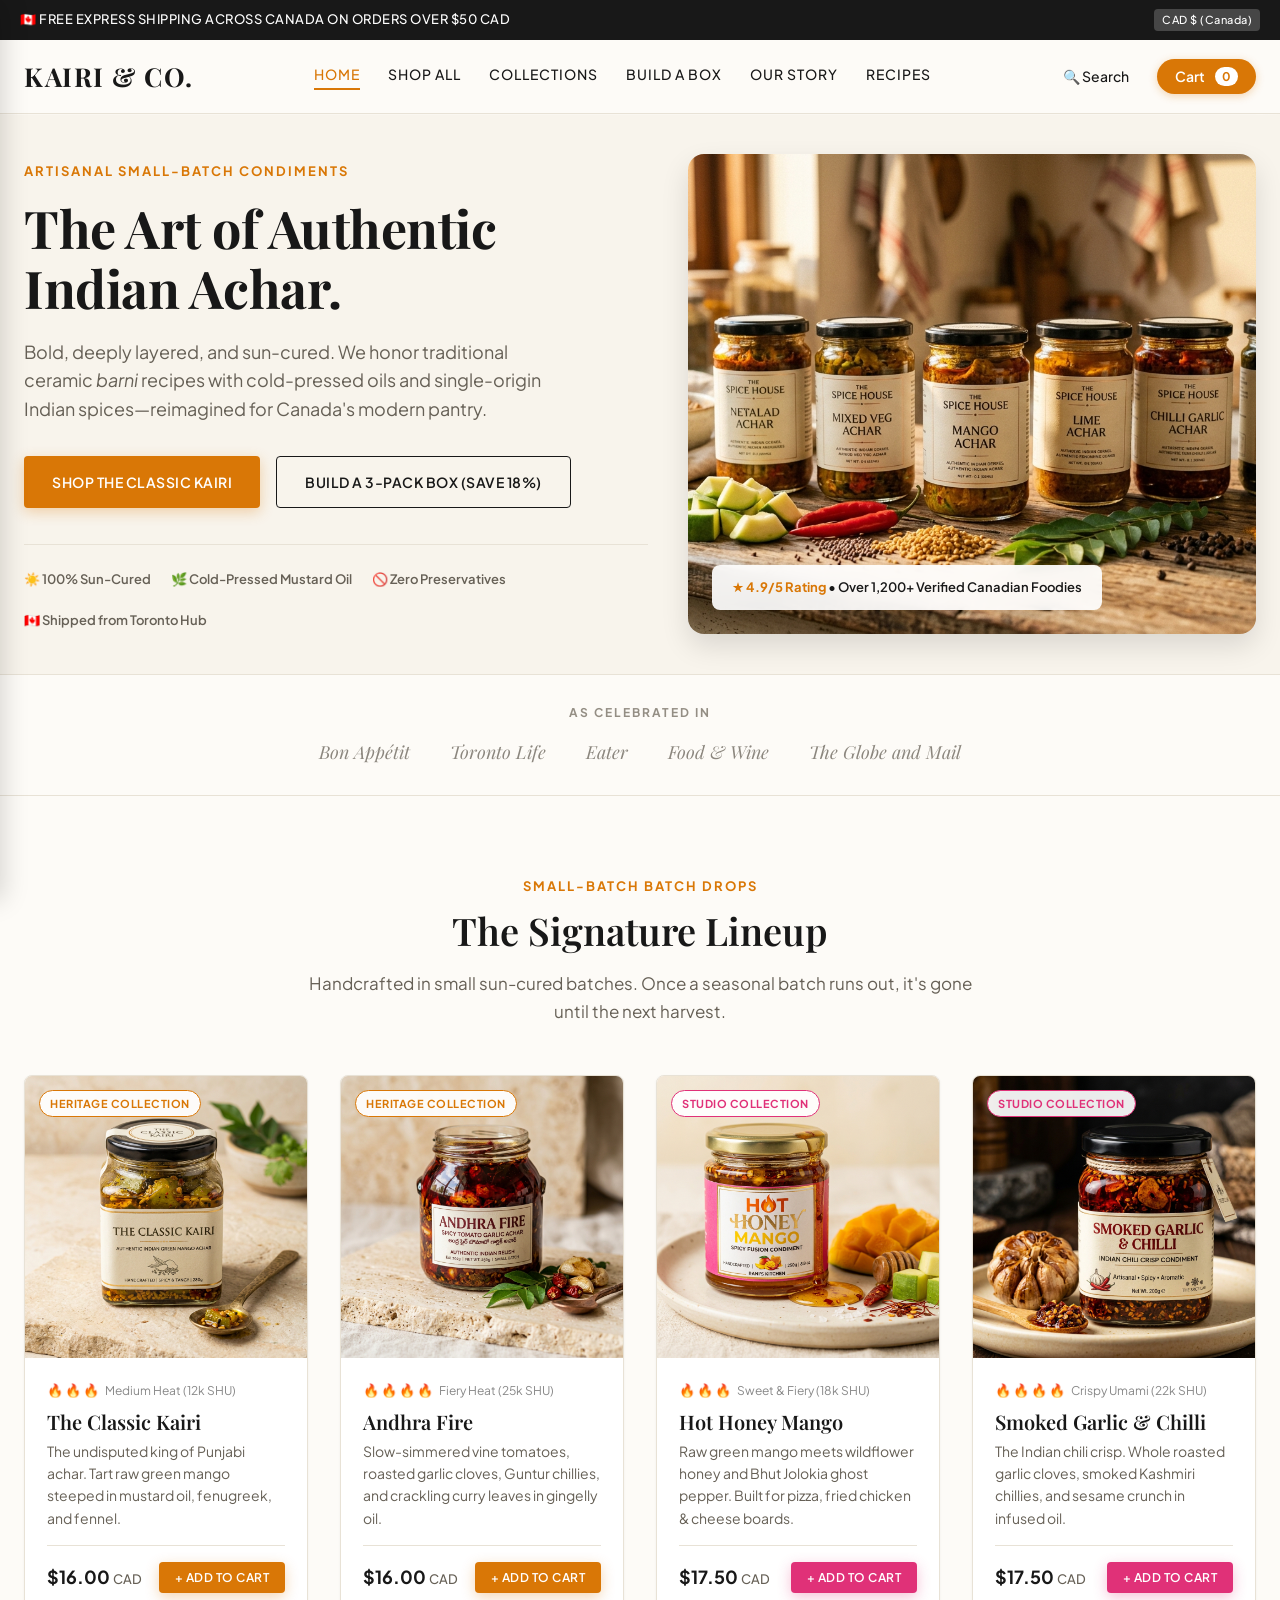
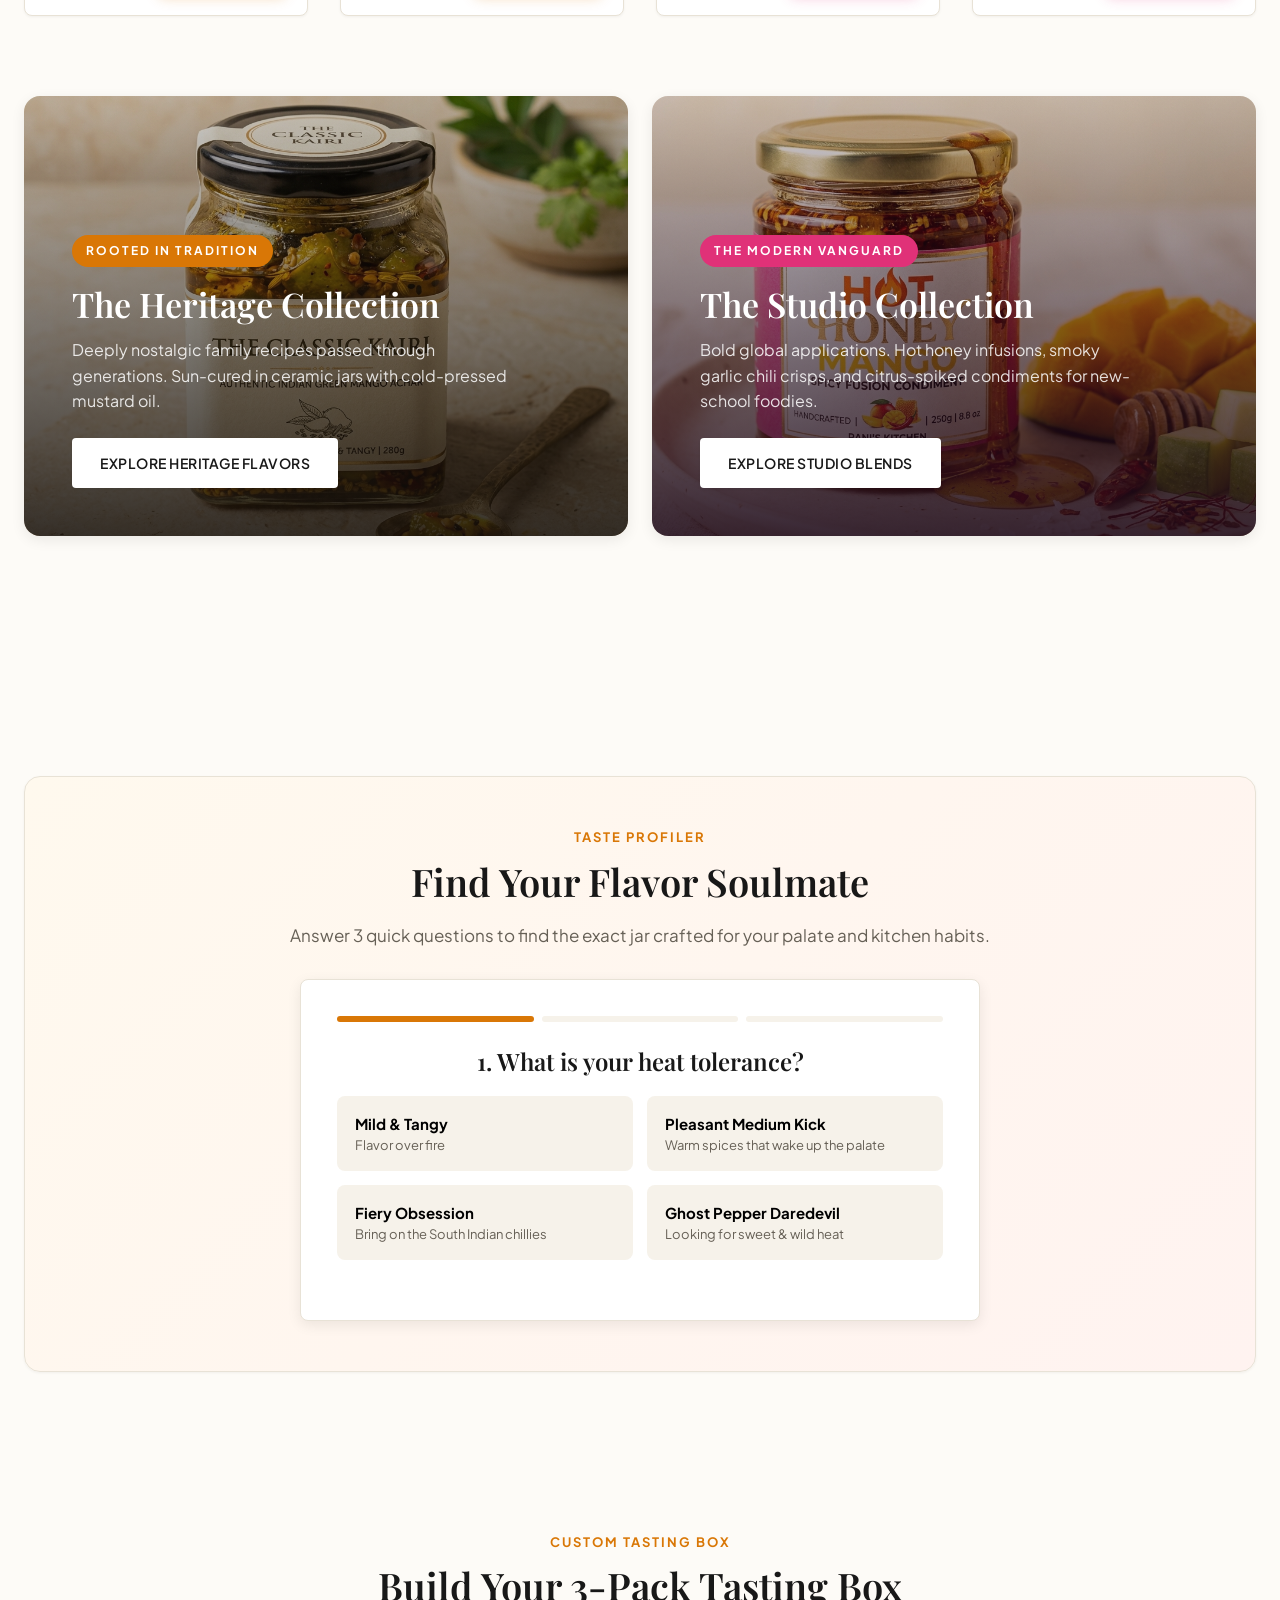
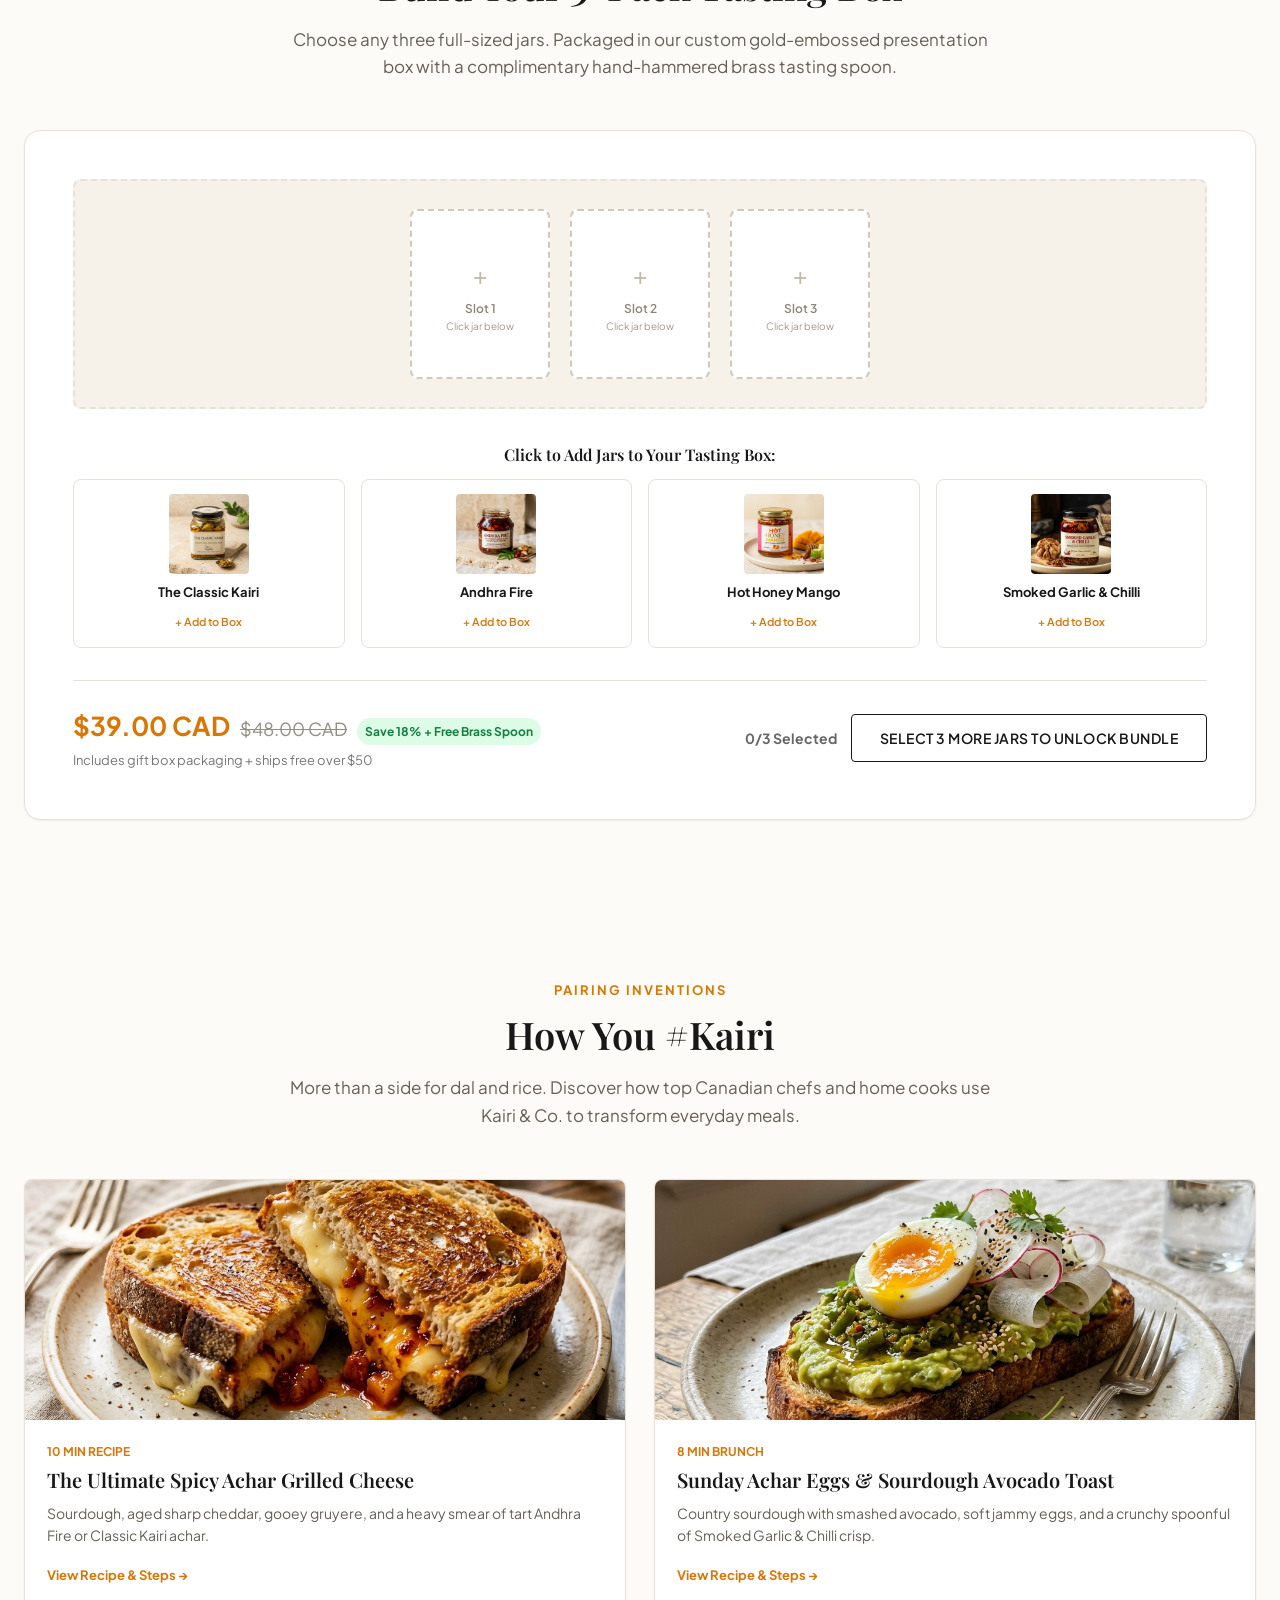
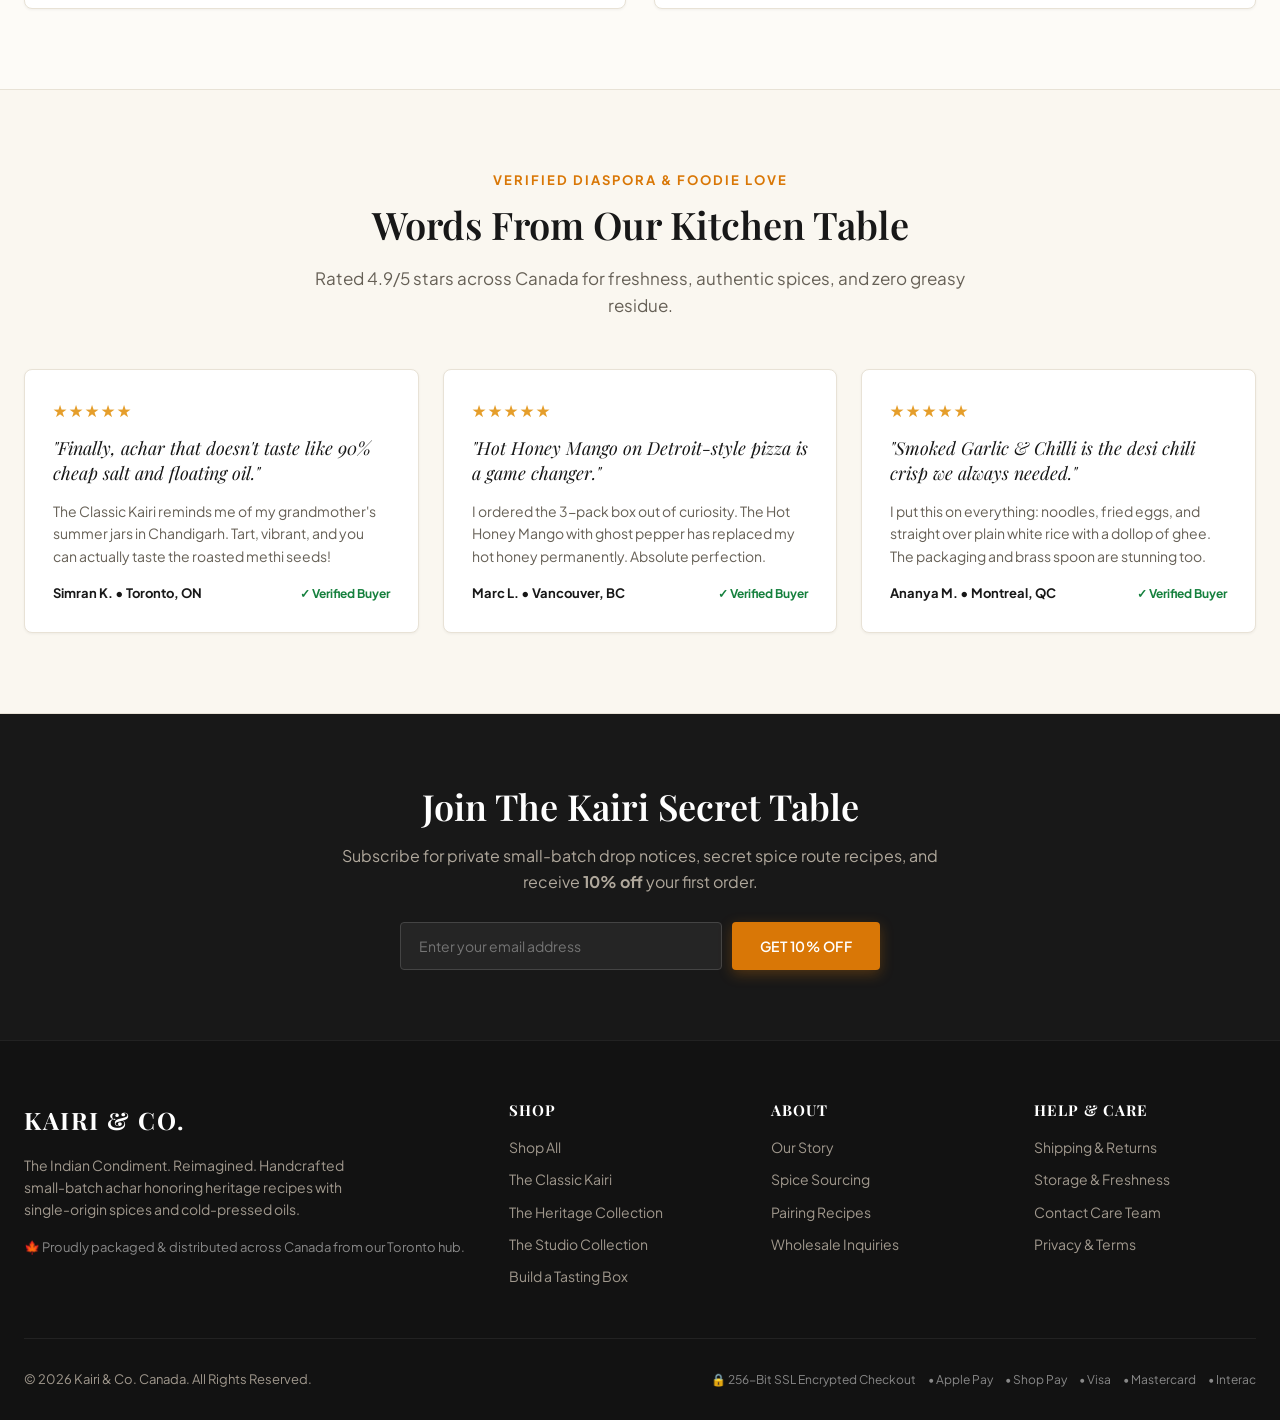
<file: index.html>
<!DOCTYPE html>
<html lang="en">
<head>
  <meta charset="UTF-8">
  <meta name="viewport" content="width=device-width, initial-scale=1.0, viewport-fit=cover">
  <title>Kairi & Co. | The Indian Condiment. Reimagined.</title>
  <meta name="description" content="Artisanal, small-batch Indian achar pickles and condiments handcrafted with cold-pressed mustard oil, sun-cured spices, and bold flavors for the modern Canadian pantry.">
  <link rel="stylesheet" href="styles.css">
</head>
<body>

  <!-- Announcement Bar -->
  <div class="announcement-bar">
    <span>🇨🇦 FREE EXPRESS SHIPPING ACROSS CANADA ON ORDERS OVER $50 CAD</span>
    <span class="badge-cad">CAD $ (Canada)</span>
  </div>

  <!-- Site Header -->
  <header class="site-header">
    <div class="header-container">
      <a href="index.html" class="logo">KAIRI & CO.</a>
      <nav class="nav-links">
        <a href="index.html" class="active">Home</a>
        <a href="shop.html">Shop All</a>
        <a href="#collections">Collections</a>
        <a href="#bundle-builder">Build a Box</a>
        <a href="story.html">Our Story</a>
        <a href="#recipes">Recipes</a>
      </nav>
      <div class="header-actions">
        <a href="shop.html" class="header-btn" title="Search Catalog">🔍 Search</a>
        <button id="cart-icon-btn" class="header-btn cart-btn">
          Cart <span class="cart-badge">0</span>
        </button>
        <button id="mobile-nav-toggle" class="mobile-nav-toggle" aria-label="Toggle navigation menu" aria-expanded="false">
          <span class="hamburger-line"></span>
          <span class="hamburger-line"></span>
          <span class="hamburger-line"></span>
        </button>
      </div>
    </div>
  </header>

  <main>
    <!-- Hero Section -->
    <section class="hero-section">
      <div class="hero-grid">
        <div class="hero-content">
          <span class="hero-eyebrow">Artisanal Small-Batch Condiments</span>
          <h1 class="hero-title">The Art of Authentic Indian Achar.</h1>
          <p class="hero-subtitle">
            Bold, deeply layered, and sun-cured. We honor traditional ceramic <em>barni</em> recipes with cold-pressed oils and single-origin Indian spices—reimagined for Canada's modern pantry.
          </p>
          <div class="hero-cta-group">
            <a href="product.html?id=classic-kairi" class="btn btn-primary">Shop The Classic Kairi</a>
            <a href="#bundle-builder" class="btn btn-secondary">Build a 3-Pack Box (Save 18%)</a>
          </div>
          <div class="hero-badges">
            <span>☀️ 100% Sun-Cured</span>
            <span>🌿 Cold-Pressed Mustard Oil</span>
            <span>🚫 Zero Preservatives</span>
            <span>🇨🇦 Shipped from Toronto Hub</span>
          </div>
        </div>
        <div class="hero-image-wrapper">
          <img src="images/hero_banner.jpg" alt="Kairi & Co. artisanal achar lineup on rustic wooden counter with whole spices">
          <div class="hero-floating-tag">
            <span>★ 4.9/5 Rating</span> • Over 1,200+ Verified Canadian Foodies
          </div>
        </div>
      </div>
    </section>

    <!-- Press Mentions -->
    <section class="press-section">
      <div class="press-label">As Celebrated In</div>
      <div class="press-logos">
        <span class="press-item">Bon Appétit</span>
        <span class="press-item">Toronto Life</span>
        <span class="press-item">Eater</span>
        <span class="press-item">Food & Wine</span>
        <span class="press-item">The Globe and Mail</span>
      </div>
    </section>

    <!-- Featured Pickles / Best Sellers -->
    <section class="section">
      <div class="section-header">
        <span class="section-eyebrow">Small-Batch Batch Drops</span>
        <h2 class="section-title">The Signature Lineup</h2>
        <p class="section-desc">Handcrafted in small sun-cured batches. Once a seasonal batch runs out, it's gone until the next harvest.</p>
      </div>

      <div class="product-grid">
        <!-- Card 1 -->
        <div class="product-card">
          <div class="product-card-img-wrap">
            <span class="product-tag heritage">Heritage Collection</span>
            <a href="product.html?id=classic-kairi"><img src="images/classic_kairi.jpg" alt="The Classic Kairi Mango Achar"></a>
          </div>
          <div class="product-card-body">
            <div class="product-spice-rating">
              <span class="spice-flames">🔥🔥🔥</span>
              <span style="color: #888; font-size: 12px;">Medium Heat (12k SHU)</span>
            </div>
            <h3 class="product-card-title"><a href="product.html?id=classic-kairi">The Classic Kairi</a></h3>
            <p class="product-card-desc">The undisputed king of Punjabi achar. Tart raw green mango steeped in mustard oil, fenugreek, and fennel.</p>
            <div class="product-card-footer">
              <div class="product-card-price">$16.00 <span class="currency">CAD</span></div>
              <button type="button" class="btn btn-primary btn-small" onclick="addToCart('classic-kairi')">+ Add to Cart</button>
            </div>
          </div>
        </div>

        <!-- Card 2 -->
        <div class="product-card">
          <div class="product-card-img-wrap">
            <span class="product-tag heritage">Heritage Collection</span>
            <a href="product.html?id=andhra-fire"><img src="images/andhra_fire.jpg" alt="Andhra Fire Spicy Tomato Garlic Achar"></a>
          </div>
          <div class="product-card-body">
            <div class="product-spice-rating">
              <span class="spice-flames">🔥🔥🔥🔥</span>
              <span style="color: #888; font-size: 12px;">Fiery Heat (25k SHU)</span>
            </div>
            <h3 class="product-card-title"><a href="product.html?id=andhra-fire">Andhra Fire</a></h3>
            <p class="product-card-desc">Slow-simmered vine tomatoes, roasted garlic cloves, Guntur chillies, and crackling curry leaves in gingelly oil.</p>
            <div class="product-card-footer">
              <div class="product-card-price">$16.00 <span class="currency">CAD</span></div>
              <button type="button" class="btn btn-primary btn-small" onclick="addToCart('andhra-fire')">+ Add to Cart</button>
            </div>
          </div>
        </div>

        <!-- Card 3 -->
        <div class="product-card">
          <div class="product-card-img-wrap">
            <span class="product-tag studio">Studio Collection</span>
            <a href="product.html?id=hot-honey-mango"><img src="images/hot_honey_mango.jpg" alt="Hot Honey Mango Fusion Pickle"></a>
          </div>
          <div class="product-card-body">
            <div class="product-spice-rating">
              <span class="spice-flames">🔥🔥🔥</span>
              <span style="color: #888; font-size: 12px;">Sweet & Fiery (18k SHU)</span>
            </div>
            <h3 class="product-card-title"><a href="product.html?id=hot-honey-mango">Hot Honey Mango</a></h3>
            <p class="product-card-desc">Raw green mango meets wildflower honey and Bhut Jolokia ghost pepper. Built for pizza, fried chicken & cheese boards.</p>
            <div class="product-card-footer">
              <div class="product-card-price">$17.50 <span class="currency">CAD</span></div>
              <button type="button" class="btn btn-rani btn-small" onclick="addToCart('hot-honey-mango')">+ Add to Cart</button>
            </div>
          </div>
        </div>

        <!-- Card 4 -->
        <div class="product-card">
          <div class="product-card-img-wrap">
            <span class="product-tag studio">Studio Collection</span>
            <a href="product.html?id=smoked-garlic"><img src="images/smoked_garlic.jpg" alt="Smoked Garlic & Chilli Crisp Condiment"></a>
          </div>
          <div class="product-card-body">
            <div class="product-spice-rating">
              <span class="spice-flames">🔥🔥🔥🔥</span>
              <span style="color: #888; font-size: 12px;">Crispy Umami (22k SHU)</span>
            </div>
            <h3 class="product-card-title"><a href="product.html?id=smoked-garlic">Smoked Garlic & Chilli</a></h3>
            <p class="product-card-desc">The Indian chili crisp. Whole roasted garlic cloves, smoked Kashmiri chillies, and sesame crunch in infused oil.</p>
            <div class="product-card-footer">
              <div class="product-card-price">$17.50 <span class="currency">CAD</span></div>
              <button type="button" class="btn btn-rani btn-small" onclick="addToCart('smoked-garlic')">+ Add to Cart</button>
            </div>
          </div>
        </div>
      </div>
    </section>

    <!-- Collection Split Feature -->
    <section class="section" id="collections" style="padding-top: 0;">
      <div class="collection-split-section">
        <div class="split-card heritage">
          <div class="split-card-content">
            <span class="split-card-badge">Rooted In Tradition</span>
            <h3 class="split-card-title">The Heritage Collection</h3>
            <p class="split-card-desc">Deeply nostalgic family recipes passed through generations. Sun-cured in ceramic jars with cold-pressed mustard oil.</p>
            <a href="shop.html?cat=heritage" class="btn btn-light">Explore Heritage Flavors</a>
          </div>
        </div>

        <div class="split-card studio">
          <div class="split-card-content">
            <span class="split-card-badge">The Modern Vanguard</span>
            <h3 class="split-card-title">The Studio Collection</h3>
            <p class="split-card-desc">Bold global applications. Hot honey infusions, smoky garlic chili crisps, and citrus-spiked condiments for new-school foodies.</p>
            <a href="shop.html?cat=studio" class="btn btn-light">Explore Studio Blends</a>
          </div>
        </div>
      </div>
    </section>

    <!-- Interactive "Find Your Achar" Quiz -->
    <section class="section" id="flavor-quiz">
      <div class="quiz-wrapper">
        <div class="section-header" style="margin-bottom: 30px;">
          <span class="section-eyebrow">Taste Profiler</span>
          <h2 class="section-title">Find Your Flavor Soulmate</h2>
          <p class="section-desc">Answer 3 quick questions to find the exact jar crafted for your palate and kitchen habits.</p>
        </div>

        <div class="quiz-card">
          <div class="quiz-progress">
            <div class="quiz-progress-step active"></div>
            <div class="quiz-progress-step"></div>
            <div class="quiz-progress-step"></div>
          </div>

          <div id="quiz-question-container">
            <!-- Dynamic via app.js -->
          </div>

          <div id="quiz-result-container" class="quiz-result-container">
            <!-- Dynamic result via app.js -->
          </div>
        </div>
      </div>
    </section>

    <!-- Interactive 3-Pack Bundle Builder -->
    <section class="section" id="bundle-builder">
      <div class="section-header">
        <span class="section-eyebrow">Custom Tasting Box</span>
        <h2 class="section-title">Build Your 3-Pack Tasting Box</h2>
        <p class="section-desc">Choose any three full-sized jars. Packaged in our custom gold-embossed presentation box with a complimentary hand-hammered brass tasting spoon.</p>
      </div>

      <div class="bundle-builder-wrapper">
        <div class="bundle-visual-box">
          <div id="bundle-slots" style="display: flex; gap: 20px; flex-wrap: wrap; justify-content: center;">
            <!-- Slots rendered via app.js -->
          </div>
        </div>

        <h4 style="font-size: 16px; margin-bottom: 14px; text-align: center;">Click to Add Jars to Your Tasting Box:</h4>
        <div class="bundle-selector-grid">
          <div class="bundle-select-item" onclick="addJarToBundle('classic-kairi')">
            <img src="images/classic_kairi.jpg" alt="Classic Kairi">
            <div class="bundle-select-item-title">The Classic Kairi</div>
            <span style="font-size: 11px; color: #D97706; font-weight: 600;">+ Add to Box</span>
          </div>
          <div class="bundle-select-item" onclick="addJarToBundle('andhra-fire')">
            <img src="images/andhra_fire.jpg" alt="Andhra Fire">
            <div class="bundle-select-item-title">Andhra Fire</div>
            <span style="font-size: 11px; color: #D97706; font-weight: 600;">+ Add to Box</span>
          </div>
          <div class="bundle-select-item" onclick="addJarToBundle('hot-honey-mango')">
            <img src="images/hot_honey_mango.jpg" alt="Hot Honey Mango">
            <div class="bundle-select-item-title">Hot Honey Mango</div>
            <span style="font-size: 11px; color: #D97706; font-weight: 600;">+ Add to Box</span>
          </div>
          <div class="bundle-select-item" onclick="addJarToBundle('smoked-garlic')">
            <img src="images/smoked_garlic.jpg" alt="Smoked Garlic & Chilli">
            <div class="bundle-select-item-title">Smoked Garlic & Chilli</div>
            <span style="font-size: 11px; color: #D97706; font-weight: 600;">+ Add to Box</span>
          </div>
        </div>

        <div class="bundle-summary-bar">
          <div>
            <div class="bundle-pricing">
              <span class="bundle-price-current">$39.00 CAD</span>
              <span class="bundle-price-old">$48.00 CAD</span>
              <span class="bundle-savings-badge">Save 18% + Free Brass Spoon</span>
            </div>
            <p style="font-size: 13px; color: #777; margin-top: 4px;">Includes gift box packaging + ships free over $50</p>
          </div>
          <div style="display: flex; align-items: center; gap: 14px;">
            <span id="bundle-count" style="font-weight: 700; font-size: 14px; color: #666;">0/3 Selected</span>
            <button id="add-bundle-btn" class="btn btn-secondary" disabled onclick="addCompletedBundleToCart()">
              Select 3 Jars to Unlock Bundle
            </button>
          </div>
        </div>
      </div>
    </section>

    <!-- How You #Kairi (Recipes & UGC) -->
    <section class="section" id="recipes">
      <div class="section-header">
        <span class="section-eyebrow">Pairing Inventions</span>
        <h2 class="section-title">How You #Kairi</h2>
        <p class="section-desc">More than a side for dal and rice. Discover how top Canadian chefs and home cooks use Kairi & Co. to transform everyday meals.</p>
      </div>

      <div class="recipe-grid">
        <div class="recipe-card" onclick="openRecipeModal('grilled-cheese')">
          <img src="images/grilled_cheese.jpg" alt="Spicy Achar Grilled Cheese">
          <div class="recipe-card-body">
            <span class="recipe-tag">10 Min Recipe</span>
            <h3 class="recipe-title">The Ultimate Spicy Achar Grilled Cheese</h3>
            <p class="recipe-desc">Sourdough, aged sharp cheddar, gooey gruyere, and a heavy smear of tart Andhra Fire or Classic Kairi achar.</p>
            <span style="font-size: 13px; font-weight: 700; color: #D97706;">View Recipe & Steps →</span>
          </div>
        </div>

        <div class="recipe-card" onclick="openRecipeModal('avocado-toast')">
          <img src="images/avocado_toast.jpg" alt="Achar Avocado Toast">
          <div class="recipe-card-body">
            <span class="recipe-tag">8 Min Brunch</span>
            <h3 class="recipe-title">Sunday Achar Eggs & Sourdough Avocado Toast</h3>
            <p class="recipe-desc">Country sourdough with smashed avocado, soft jammy eggs, and a crunchy spoonful of Smoked Garlic & Chilli crisp.</p>
            <span style="font-size: 13px; font-weight: 700; color: #D97706;">View Recipe & Steps →</span>
          </div>
        </div>
      </div>
    </section>

    <!-- Verified Customer Reviews -->
    <section class="section" style="background: #FAF7F0; max-width: 100%; border-top: 1px solid var(--color-border); border-bottom: 1px solid var(--color-border);">
      <div style="max-width: 1300px; margin: 0 auto;">
        <div class="section-header">
          <span class="section-eyebrow">Verified Diaspora & Foodie Love</span>
          <h2 class="section-title">Words From Our Kitchen Table</h2>
          <p class="section-desc">Rated 4.9/5 stars across Canada for freshness, authentic spices, and zero greasy residue.</p>
        </div>

        <div class="reviews-grid">
          <div class="review-card">
            <div class="review-stars">★★★★★</div>
            <div class="review-quote">"Finally, achar that doesn't taste like 90% cheap salt and floating oil."</div>
            <p class="review-text">The Classic Kairi reminds me of my grandmother's summer jars in Chandigarh. Tart, vibrant, and you can actually taste the roasted methi seeds!</p>
            <div class="review-author">
              <span>Simran K. • Toronto, ON</span>
              <span class="verified-badge">✓ Verified Buyer</span>
            </div>
          </div>

          <div class="review-card">
            <div class="review-stars">★★★★★</div>
            <div class="review-quote">"Hot Honey Mango on Detroit-style pizza is a game changer."</div>
            <p class="review-text">I ordered the 3-pack box out of curiosity. The Hot Honey Mango with ghost pepper has replaced my hot honey permanently. Absolute perfection.</p>
            <div class="review-author">
              <span>Marc L. • Vancouver, BC</span>
              <span class="verified-badge">✓ Verified Buyer</span>
            </div>
          </div>

          <div class="review-card">
            <div class="review-stars">★★★★★</div>
            <div class="review-quote">"Smoked Garlic & Chilli is the desi chili crisp we always needed."</div>
            <p class="review-text">I put this on everything: noodles, fried eggs, and straight over plain white rice with a dollop of ghee. The packaging and brass spoon are stunning too.</p>
            <div class="review-author">
              <span>Ananya M. • Montreal, QC</span>
              <span class="verified-badge">✓ Verified Buyer</span>
            </div>
          </div>
        </div>
      </div>
    </section>

    <!-- Newsletter VIP Section -->
    <section class="newsletter-section">
      <div class="newsletter-content">
        <h2>Join The Kairi Secret Table</h2>
        <p>Subscribe for private small-batch drop notices, secret spice route recipes, and receive <strong>10% off</strong> your first order.</p>
        <form class="newsletter-form">
          <input type="email" class="newsletter-input" placeholder="Enter your email address" required>
          <button type="submit" class="btn btn-primary">Get 10% Off</button>
        </form>
      </div>
    </section>
  </main>

  <!-- Footer -->
  <footer class="site-footer">
    <div class="footer-container">
      <div class="footer-brand">
        <div class="footer-logo">KAIRI & CO.</div>
        <p style="max-width: 320px; line-height: 1.6; margin-bottom: 16px;">
          The Indian Condiment. Reimagined. Handcrafted small-batch achar honoring heritage recipes with single-origin spices and cold-pressed oils.
        </p>
        <p style="font-size: 13px; color: #888;">🍁 Proudly packaged & distributed across Canada from our Toronto hub.</p>
      </div>

      <div class="footer-col">
        <h4>Shop</h4>
        <ul>
          <li><a href="shop.html">Shop All</a></li>
          <li><a href="product.html?id=classic-kairi">The Classic Kairi</a></li>
          <li><a href="shop.html?cat=heritage">The Heritage Collection</a></li>
          <li><a href="shop.html?cat=studio">The Studio Collection</a></li>
          <li><a href="#bundle-builder">Build a Tasting Box</a></li>
        </ul>
      </div>

      <div class="footer-col">
        <h4>About</h4>
        <ul>
          <li><a href="story.html">Our Story</a></li>
          <li><a href="story.html#sourcing">Spice Sourcing</a></li>
          <li><a href="#recipes">Pairing Recipes</a></li>
          <li><a href="story.html#faq">Wholesale Inquiries</a></li>
        </ul>
      </div>

      <div class="footer-col">
        <h4>Help & Care</h4>
        <ul>
          <li><a href="product.html#shipping">Shipping & Returns</a></li>
          <li><a href="product.html#storage">Storage & Freshness</a></li>
          <li><a href="story.html#contact">Contact Care Team</a></li>
          <li><a href="#">Privacy & Terms</a></li>
        </ul>
      </div>
    </div>

    <div class="footer-bottom">
      <div>&copy; 2026 Kairi & Co. Canada. All Rights Reserved.</div>
      <div class="payment-badges">
        <span>🔒 256-Bit SSL Encrypted Checkout</span>
        <span>• Apple Pay</span>
        <span>• Shop Pay</span>
        <span>• Visa</span>
        <span>• Mastercard</span>
        <span>• Interac</span>
      </div>
    </div>
  </footer>

  <!-- Slide-Out Cart Drawer -->
  <div id="cart-overlay" class="cart-drawer-overlay"></div>
  <aside id="cart-drawer" class="cart-drawer" aria-label="Shopping Cart">
    <div class="cart-drawer-header">
      <h3>Your Pantry Cart (<span class="cart-badge">0</span>)</h3>
      <button id="close-cart-btn" class="close-drawer-btn" aria-label="Close cart">&times;</button>
    </div>

    <!-- Free Shipping Progress Bar -->
    <div class="cart-shipping-bar">
      <div class="shipping-bar-text" id="shipping-msg">
        Add <strong>$50.00 CAD</strong> to unlock <strong>Free Canadian Shipping</strong>!
      </div>
      <div class="shipping-progress-track">
        <div id="shipping-fill" class="shipping-progress-fill"></div>
      </div>
    </div>

    <!-- Cart Items Container -->
    <div class="cart-drawer-body" id="cart-drawer-items">
      <!-- Injected via app.js -->
    </div>

    <!-- In-Cart 1-Click Upsell -->
    <div style="padding: 0 24px 14px 24px;">
      <div class="cart-upsell-module">
        <img src="images/tasting_box.jpg" alt="Handcrafted Brass Tasting Spoon">
        <div class="cart-upsell-text">
          <h5>Handcrafted Brass Spoon</h5>
          <p>Hammered brass scoop for your jars.</p>
        </div>
        <button class="btn btn-secondary btn-small" onclick="addCartUpsell('tasting-spoon')">+ $5.00</button>
      </div>
    </div>

    <!-- Cart Footer & Checkout -->
    <div class="cart-drawer-footer">
      <div class="cart-summary-line">
        <span>Taxes & Shipping:</span>
        <span>Calculated at checkout</span>
      </div>
      <div class="cart-summary-line total">
        <span>Subtotal:</span>
        <span id="cart-subtotal">$0.00 CAD</span>
      </div>

      <div class="accelerated-checkout">
        <button class="btn-shop-pay" onclick="launchCheckoutModal('Shop Pay')">Shop Pay</button>
        <button class="btn-apple-pay" onclick="launchCheckoutModal('Apple Pay')"> Pay</button>
      </div>

      <button class="btn btn-primary btn-block" onclick="launchCheckoutModal('Standard Checkout')">
        Proceed to Checkout
      </button>
    </div>
  </aside>

  <!-- Recipe Details Modal -->
  <div id="recipe-modal" class="modal-overlay">
    <div class="modal-box">
      <button class="modal-close-btn" onclick="closeModal('recipe-modal')">&times;</button>
      <div id="recipe-modal-content"></div>
    </div>
  </div>

  <!-- Simulated Checkout Modal -->
  <div id="checkout-modal" class="modal-overlay">
    <div class="modal-box" id="checkout-modal-body">
      <button class="modal-close-btn" onclick="closeModal('checkout-modal')">&times;</button>
      <span class="section-eyebrow">EXPRESS CHECKOUT FLOW</span>
      <h3 style="font-size: 24px; margin: 8px 0 16px 0; font-family: var(--font-heading);">Confirm Your Order</h3>
      <div id="checkout-modal-summary"></div>
      <button class="btn btn-primary btn-block" onclick="completeSimulatedOrder()">
        Place Order Now
      </button>
    </div>
  </div>

  <!-- Mobile Navigation Drawer -->
  <div id="mobile-nav-overlay" class="mobile-nav-overlay"></div>
  <aside id="mobile-nav-drawer" class="mobile-nav-drawer" aria-label="Mobile Navigation">
    <div class="mobile-nav-header">
      <span class="mobile-nav-brand">KAIRI & CO.</span>
      <button id="mobile-nav-close" class="close-drawer-btn" aria-label="Close navigation">&times;</button>
    </div>
    <div class="mobile-nav-body">
      <nav class="mobile-nav-list">
        <a href="index.html" class="mobile-nav-link active">Home</a>
        <a href="shop.html" class="mobile-nav-link">Shop All</a>
        <a href="product.html?id=classic-kairi" class="mobile-nav-link">The Classic Kairi</a>
        <a href="index.html#bundle-builder" class="mobile-nav-link">Build a Box (Save 18%)</a>
        <a href="story.html" class="mobile-nav-link">Our Story & Craft</a>
        <a href="index.html#recipes" class="mobile-nav-link">Pairings & Recipes</a>
        <a href="index.html#taste-quiz" class="mobile-nav-link">Find Your Achar Quiz</a>
      </nav>
      <div class="mobile-nav-footer">
        <div class="mobile-nav-badge">🇨🇦 Handcrafted in Canada</div>
        <p class="mobile-nav-subtext">Free Express Shipping across Canada on orders over $50 CAD</p>
      </div>
    </div>
  </aside>

  <script src="app.js"></script>
</body>
</html>
</file>
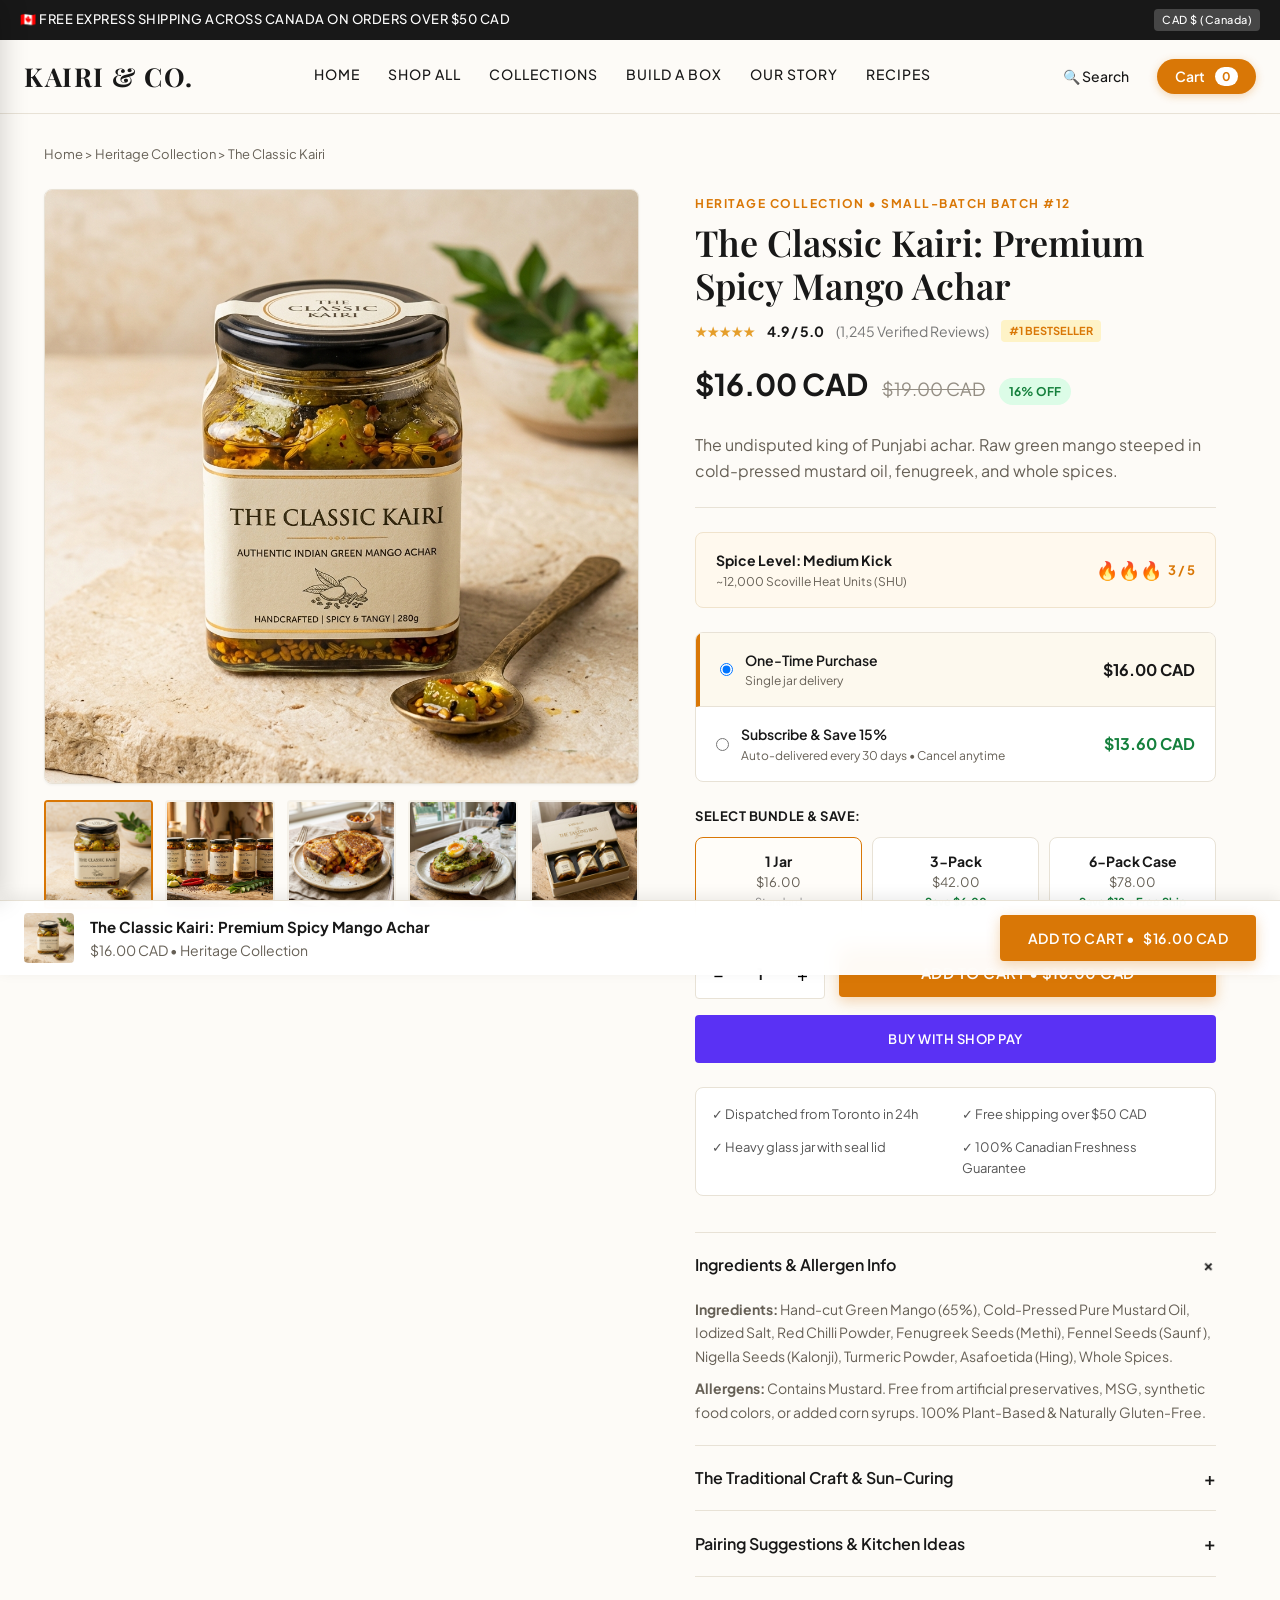
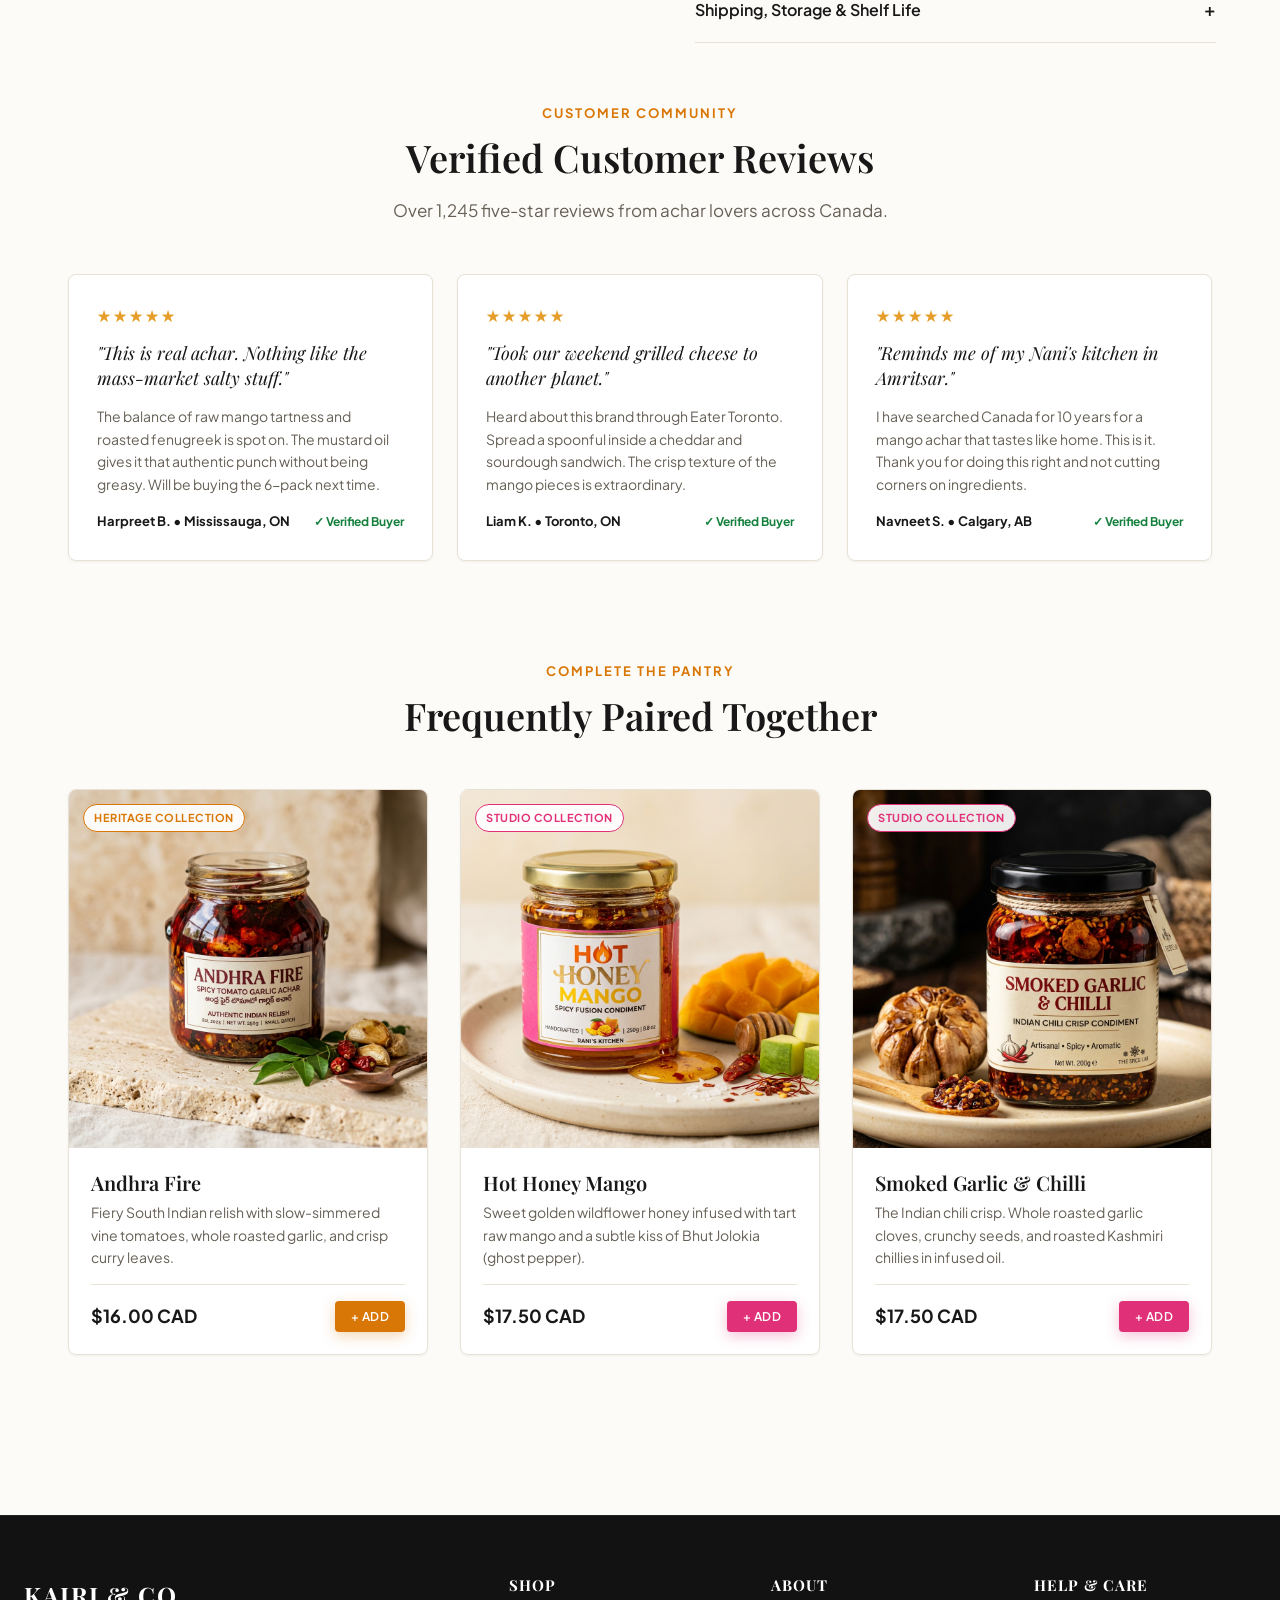
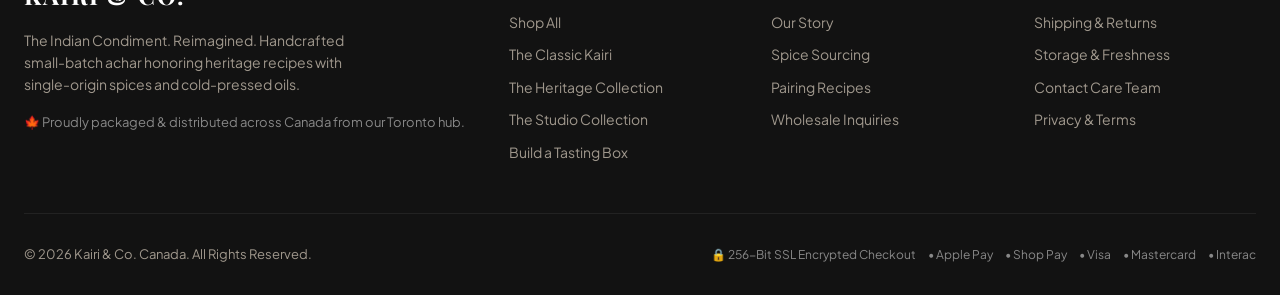
<file: product.html>
<!DOCTYPE html>
<html lang="en">
<head>
  <meta charset="UTF-8">
  <meta name="viewport" content="width=device-width, initial-scale=1.0, viewport-fit=cover">
  <title>The Classic Kairi | Premium Spicy Mango Achar | Kairi & Co.</title>
  <meta name="description" content="Order The Classic Kairi handcrafted Punjabi raw mango pickle. Sun-cured with cold-pressed mustard oil, fenugreek, and fennel seeds. Shipped across Canada.">
  <link rel="stylesheet" href="styles.css">
</head>
<body>

  <!-- Announcement Bar -->
  <div class="announcement-bar">
    <span>🇨🇦 FREE EXPRESS SHIPPING ACROSS CANADA ON ORDERS OVER $50 CAD</span>
    <span class="badge-cad">CAD $ (Canada)</span>
  </div>

  <!-- Site Header -->
  <header class="site-header">
    <div class="header-container">
      <a href="index.html" class="logo">KAIRI & CO.</a>
      <nav class="nav-links">
        <a href="index.html">Home</a>
        <a href="shop.html">Shop All</a>
        <a href="index.html#collections">Collections</a>
        <a href="index.html#bundle-builder">Build a Box</a>
        <a href="story.html">Our Story</a>
        <a href="index.html#recipes">Recipes</a>
      </nav>
      <div class="header-actions">
        <a href="shop.html" class="header-btn" title="Search Catalog">🔍 Search</a>
        <button id="cart-icon-btn" class="header-btn cart-btn">
          Cart <span class="cart-badge">0</span>
        </button>
        <button id="mobile-nav-toggle" class="mobile-nav-toggle" aria-label="Toggle navigation menu" aria-expanded="false">
          <span class="hamburger-line"></span>
          <span class="hamburger-line"></span>
          <span class="hamburger-line"></span>
        </button>
      </div>
    </div>
  </header>

  <main class="pdp-container">
    <!-- Breadcrumbs -->
    <nav class="breadcrumbs" aria-label="Breadcrumb">
      <a href="index.html">Home</a> &gt; 
      <a href="shop.html?cat=heritage" id="pdp-breadcrumb-cat">Heritage Collection</a> &gt; 
      <span id="pdp-breadcrumb-title">The Classic Kairi</span>
    </nav>

    <div class="pdp-grid">
      <!-- Image Gallery Column -->
      <div class="pdp-gallery">
        <div class="pdp-main-image">
          <img id="pdp-main-img" src="images/classic_kairi.jpg" alt="The Classic Kairi Mango Achar Jar with Brass Tasting Spoon">
        </div>
        <div class="pdp-thumbnails" id="pdp-thumbnails">
          <div class="pdp-thumb-item active" data-img="images/classic_kairi.jpg">
            <img src="images/classic_kairi.jpg" alt="Jar & Tasting Spoon">
          </div>
          <div class="pdp-thumb-item" data-img="images/hero_banner.jpg">
            <img src="images/hero_banner.jpg" alt="Spices and Lineup">
          </div>
          <div class="pdp-thumb-item" data-img="images/grilled_cheese.jpg">
            <img src="images/grilled_cheese.jpg" alt="Grilled Cheese Pairing">
          </div>
          <div class="pdp-thumb-item" data-img="images/avocado_toast.jpg">
            <img src="images/avocado_toast.jpg" alt="Avocado Toast Pairing">
          </div>
          <div class="pdp-thumb-item" data-img="images/tasting_box.jpg">
            <img src="images/tasting_box.jpg" alt="Tasting Box Set">
          </div>
        </div>
      </div>

      <!-- Buy Box Column -->
      <div class="pdp-buy-box">
        <span class="pdp-badge-collection" id="pdp-batch-tag">Heritage Collection • Small-Batch Batch #12</span>
        <h1 class="pdp-title" id="pdp-title">The Classic Kairi: Premium Spicy Mango Achar</h1>
        
        <div class="pdp-rating-row">
          <span class="stars">★★★★★</span>
          <strong id="pdp-rating-score">4.9 / 5.0</strong>
          <span style="color: #777;" id="pdp-review-count">(1,245 Verified Reviews)</span>
          <span id="pdp-bestseller-badge" style="background: #FEF3C7; color: #D97706; padding: 2px 8px; border-radius: 4px; font-size: 11px; font-weight: 700;">#1 BESTSELLER</span>
        </div>

        <div class="pdp-price-row">
          <span class="pdp-price" id="pdp-price-display">$16.00 CAD</span>
          <span class="pdp-price-compare" id="pdp-price-compare">$19.00 CAD</span>
          <span class="pdp-discount-pill" id="pdp-discount-pill">16% OFF</span>
        </div>

        <p class="pdp-short-desc" id="pdp-short-desc">
          A love letter to the quintessential Punjabi-style raw mango pickle. Crisp hand-cut green mangoes steeped in cold-pressed mustard oil, aromatic fennel seeds, bitter-sweet fenugreek, and tart sun-cured spices. Vibrant, tangy, and deeply nostalgic.
        </p>

        <!-- Spice Meter -->
        <div class="pdp-spice-box" id="pdp-spice-box">
          <div>
            <div class="pdp-spice-label" id="pdp-spice-label">Spice Level: Medium Kick</div>
            <div class="pdp-spice-scoville" id="pdp-spice-scoville">~12,000 Scoville Heat Units (SHU)</div>
          </div>
          <div class="pdp-spice-meter">
            <span class="flames" id="pdp-flames">🔥🔥🔥</span>
            <span style="font-size: 13px; font-weight: 700; color: #D97706;" id="pdp-spice-ratio">3 / 5</span>
          </div>
        </div>

        <!-- Purchase Type Toggle -->
        <div class="purchase-options-box">
          <label class="purchase-option selected" id="opt-onetime" onclick="selectPurchaseOption('onetime')">
            <div class="purchase-option-left">
              <input type="radio" name="purchase_type" value="onetime" checked>
              <div>
                <div class="purchase-option-title">One-Time Purchase</div>
                <div class="purchase-option-desc">Single jar delivery</div>
              </div>
            </div>
            <strong id="pdp-onetime-price">$16.00 CAD</strong>
          </label>

          <label class="purchase-option" id="opt-sub" onclick="selectPurchaseOption('sub')">
            <div class="purchase-option-left">
              <input type="radio" name="purchase_type" value="sub">
              <div>
                <div class="purchase-option-title">Subscribe & Save 15%</div>
                <div class="purchase-option-desc">Auto-delivered every 30 days • Cancel anytime</div>
              </div>
            </div>
            <strong style="color: #15803D;" id="pdp-sub-price">$13.60 CAD</strong>
          </label>
        </div>

        <!-- Pack Selection -->
        <div>
          <span class="pack-selector-label">Select Bundle & Save:</span>
          <div class="pack-options" id="pdp-pack-options">
            <div class="pack-btn selected" data-pack="1" data-price="16.00">
              <div class="pack-btn-title">1 Jar</div>
              <div class="pack-btn-price">$16.00</div>
              <div style="font-size: 11px; color: #888;">Standard</div>
            </div>
            <div class="pack-btn" data-pack="3" data-price="42.00">
              <div class="pack-btn-title">3-Pack</div>
              <div class="pack-btn-price">$42.00</div>
              <div class="pack-btn-save">Save $6.00</div>
            </div>
            <div class="pack-btn" data-pack="6" data-price="78.00">
              <div class="pack-btn-title">6-Pack Case</div>
              <div class="pack-btn-price">$78.00</div>
              <div class="pack-btn-save">Save $18 + Free Ship</div>
            </div>
          </div>
        </div>

        <!-- Action Row -->
        <div class="pdp-action-row">
          <div class="pdp-qty-stepper">
            <button type="button" onclick="changePdpQty(-1)" aria-label="Decrease quantity">−</button>
            <span id="pdp-qty-val">1</span>
            <button type="button" onclick="changePdpQty(1)" aria-label="Increase quantity">+</button>
          </div>
          <button type="button" class="btn btn-primary pdp-add-btn" id="main-add-to-cart-btn" onclick="handlePdpAddToCart()">
            Add to Cart • $16.00 CAD
          </button>
        </div>

        <!-- Accelerated Checkout -->
        <button type="button" class="btn btn-block btn-shop-pay" style="height: 48px; margin-bottom: 24px;" onclick="launchCheckoutModal('Shop Pay Instant')">
          Buy with Shop Pay
        </button>

        <!-- Trust Features -->
        <div style="font-size: 13px; color: #555; display: grid; grid-template-columns: 1fr 1fr; gap: 12px; padding: 16px; background: #FFF; border: 1px solid var(--color-border); border-radius: var(--radius-md);">
          <div>✓ Dispatched from Toronto in 24h</div>
          <div>✓ Free shipping over $50 CAD</div>
          <div>✓ Heavy glass jar with seal lid</div>
          <div>✓ 100% Canadian Freshness Guarantee</div>
        </div>

        <!-- Deep Accordions -->
        <div class="pdp-accordions">
          <!-- Accordion 1 -->
          <div class="pdp-accordion-item open">
            <div class="pdp-accordion-header">
              <span>Ingredients & Allergen Info</span>
              <span class="pdp-accordion-icon">+</span>
            </div>
            <div class="pdp-accordion-content">
              <p><strong>Ingredients:</strong> <span id="pdp-ingredients-text">Hand-cut Green Mango (65%), Cold-Pressed Pure Mustard Oil, Iodized Salt, Red Chilli Powder, Fenugreek Seeds (Methi), Fennel Seeds (Saunf), Nigella Seeds (Kalonji), Turmeric Powder, Asafoetida (Hing), Whole Spices.</span></p>
              <p style="margin-top: 8px;"><strong>Allergens:</strong> <span id="pdp-allergens-text">Contains Mustard. Free from artificial preservatives, MSG, synthetic food colors, or added corn syrups. 100% Plant-Based & Naturally Gluten-Free.</span></p>
            </div>
          </div>

          <!-- Accordion 2 -->
          <div class="pdp-accordion-item">
            <div class="pdp-accordion-header">
              <span>The Traditional Craft & Sun-Curing</span>
              <span class="pdp-accordion-icon">+</span>
            </div>
            <div class="pdp-accordion-content">
              <p>Unlike commercial supermarket pickles that are quick-boiled with acetic acid, Kairi & Co. follows the ancient *Dhoop Vidhi* (sun-curing). The freshly cut raw green mangoes are salted and sun-cured in traditional ceramic barnis under natural warmth for 21 days.</p>
              <p style="margin-top: 8px;">This allows the natural probiotic lactobacillus cultures to develop, softening the mango skins while preserving a vibrant crunch, fully infused with cold-pressed mustard oil.</p>
            </div>
          </div>

          <!-- Accordion 3 -->
          <div class="pdp-accordion-item">
            <div class="pdp-accordion-header">
              <span>Pairing Suggestions & Kitchen Ideas</span>
              <span class="pdp-accordion-icon">+</span>
            </div>
            <div class="pdp-accordion-content">
              <p id="pdp-pairings-text"><strong>Traditional:</strong> Essential alongside hot aloo parathas with homemade butter, dal tadka with steamed basmati, or yellow moong khichdi. <strong>Modern Reimagined:</strong> Smear inside a gourmet sourdough grilled cheese, dollop over morning avocado toast with runny eggs, or mix into Greek yogurt for a smoky-spicy fry dip.</p>
            </div>
          </div>

          <!-- Accordion 4 -->
          <div class="pdp-accordion-item">
            <div class="pdp-accordion-header">
              <span>Shipping, Storage & Shelf Life</span>
              <span class="pdp-accordion-icon">+</span>
            </div>
            <div class="pdp-accordion-content">
              <p><strong>Canadian Shipping:</strong> All orders are carefully packed in recyclable molded pulp cushioning and dispatched from our Toronto warehouse via Canada Post Expedited Parcel (2-4 business days). Orders over $50 CAD ship FREE.</p>
              <p style="margin-top: 8px;"><strong>Shelf Life:</strong> 18 months unopened. Once opened, always use a clean, dry spoon. Ensure mango pieces remain submerged under the natural spice oil layer. Store in a cool pantry or refrigerate.</p>
            </div>
          </div>
        </div>
      </div>
    </div>

    <!-- Verified Reviews Breakdown Section -->
    <section class="section" style="padding-top: 60px;">
      <div class="section-header">
        <span class="section-eyebrow">Customer Community</span>
        <h2 class="section-title">Verified Customer Reviews</h2>
        <p class="section-desc">Over 1,245 five-star reviews from achar lovers across Canada.</p>
      </div>

      <div class="reviews-grid">
        <div class="review-card">
          <div class="review-stars">★★★★★</div>
          <div class="review-quote">"This is real achar. Nothing like the mass-market salty stuff."</div>
          <p class="review-text">The balance of raw mango tartness and roasted fenugreek is spot on. The mustard oil gives it that authentic punch without being greasy. Will be buying the 6-pack next time.</p>
          <div class="review-author">
            <span>Harpreet B. • Mississauga, ON</span>
            <span class="verified-badge">✓ Verified Buyer</span>
          </div>
        </div>

        <div class="review-card">
          <div class="review-stars">★★★★★</div>
          <div class="review-quote">"Took our weekend grilled cheese to another planet."</div>
          <p class="review-text">Heard about this brand through Eater Toronto. Spread a spoonful inside a cheddar and sourdough sandwich. The crisp texture of the mango pieces is extraordinary.</p>
          <div class="review-author">
            <span>Liam K. • Toronto, ON</span>
            <span class="verified-badge">✓ Verified Buyer</span>
          </div>
        </div>

        <div class="review-card">
          <div class="review-stars">★★★★★</div>
          <div class="review-quote">"Reminds me of my Nani's kitchen in Amritsar."</div>
          <p class="review-text">I have searched Canada for 10 years for a mango achar that tastes like home. This is it. Thank you for doing this right and not cutting corners on ingredients.</p>
          <div class="review-author">
            <span>Navneet S. • Calgary, AB</span>
            <span class="verified-badge">✓ Verified Buyer</span>
          </div>
        </div>
      </div>
    </section>

    <!-- Complete Your Flavor Pantry (Cross-Sells) -->
    <section class="section" style="padding-top: 20px;">
      <div class="section-header">
        <span class="section-eyebrow">Complete The Pantry</span>
        <h2 class="section-title">Frequently Paired Together</h2>
      </div>

      <div class="product-grid" id="pdp-cross-sells">
        <div class="product-card">
          <div class="product-card-img-wrap">
            <span class="product-tag heritage">Heritage Collection</span>
            <a href="product.html?id=andhra-fire"><img src="images/andhra_fire.jpg" alt="Andhra Fire"></a>
          </div>
          <div class="product-card-body">
            <h3 class="product-card-title"><a href="product.html?id=andhra-fire">Andhra Fire</a></h3>
            <p class="product-card-desc">Spicy tomato, roasted garlic cloves, and curry leaf relish.</p>
            <div class="product-card-footer">
              <div class="product-card-price">$16.00 CAD</div>
              <button type="button" class="btn btn-primary btn-small" onclick="addToCart('andhra-fire')">+ Add</button>
            </div>
          </div>
        </div>

        <div class="product-card">
          <div class="product-card-img-wrap">
            <span class="product-tag studio">Studio Collection</span>
            <a href="product.html?id=smoked-garlic"><img src="images/smoked_garlic.jpg" alt="Smoked Garlic & Chilli"></a>
          </div>
          <div class="product-card-body">
            <h3 class="product-card-title"><a href="product.html?id=smoked-garlic">Smoked Garlic & Chilli</a></h3>
            <p class="product-card-desc">The Indian chili crisp with crunchy garlic and Kashmiri pepper.</p>
            <div class="product-card-footer">
              <div class="product-card-price">$17.50 CAD</div>
              <button type="button" class="btn btn-rani btn-small" onclick="addToCart('smoked-garlic')">+ Add</button>
            </div>
          </div>
        </div>

        <div class="product-card">
          <div class="product-card-img-wrap">
            <span class="product-tag heritage">Curated Gift Box</span>
            <a href="product.html?id=tasting-box"><img src="images/tasting_box.jpg" alt="The Tasting Box"></a>
          </div>
          <div class="product-card-body">
            <h3 class="product-card-title"><a href="product.html?id=tasting-box">The Kairi Tasting Box</a></h3>
            <p class="product-card-desc">3 full-size jars + complimentary hand-hammered brass spoon.</p>
            <div class="product-card-footer">
              <div class="product-card-price">$39.00 CAD</div>
              <button type="button" class="btn btn-primary btn-small" onclick="addToCart('tasting-box')">+ Add</button>
            </div>
          </div>
        </div>
      </div>
    </section>
  </main>

  <!-- Sticky Buy Bar -->
  <div id="sticky-buy-bar" class="sticky-buy-bar">
    <div class="sticky-buy-container">
      <div class="sticky-product-info">
        <img id="sticky-pdp-img" src="images/classic_kairi.jpg" alt="The Classic Kairi">
        <div>
          <div class="sticky-title" id="sticky-pdp-title">The Classic Kairi: Premium Spicy Mango Achar</div>
          <div class="sticky-price" id="sticky-price-display">$16.00 CAD • Heritage Collection</div>
        </div>
      </div>
      <button class="btn btn-primary" onclick="handlePdpAddToCart()">
        Add to Cart • <span id="sticky-btn-price">$16.00 CAD</span>
      </button>
    </div>
  </div>

  <!-- Footer -->
  <footer class="site-footer">
    <div class="footer-container">
      <div class="footer-brand">
        <div class="footer-logo">KAIRI & CO.</div>
        <p style="max-width: 320px; line-height: 1.6; margin-bottom: 16px;">
          The Indian Condiment. Reimagined. Handcrafted small-batch achar honoring heritage recipes with single-origin spices and cold-pressed oils.
        </p>
        <p style="font-size: 13px; color: #888;">🍁 Proudly packaged & distributed across Canada from our Toronto hub.</p>
      </div>

      <div class="footer-col">
        <h4>Shop</h4>
        <ul>
          <li><a href="shop.html">Shop All</a></li>
          <li><a href="product.html?id=classic-kairi">The Classic Kairi</a></li>
          <li><a href="shop.html?cat=heritage">The Heritage Collection</a></li>
          <li><a href="shop.html?cat=studio">The Studio Collection</a></li>
          <li><a href="index.html#bundle-builder">Build a Tasting Box</a></li>
        </ul>
      </div>

      <div class="footer-col">
        <h4>About</h4>
        <ul>
          <li><a href="story.html">Our Story</a></li>
          <li><a href="story.html#sourcing">Spice Sourcing</a></li>
          <li><a href="index.html#recipes">Pairing Recipes</a></li>
          <li><a href="story.html#faq">Wholesale Inquiries</a></li>
        </ul>
      </div>

      <div class="footer-col">
        <h4>Help & Care</h4>
        <ul>
          <li><a href="#shipping">Shipping & Returns</a></li>
          <li><a href="#storage">Storage & Freshness</a></li>
          <li><a href="story.html#contact">Contact Care Team</a></li>
          <li><a href="#">Privacy & Terms</a></li>
        </ul>
      </div>
    </div>

    <div class="footer-bottom">
      <div>&copy; 2026 Kairi & Co. Canada. All Rights Reserved.</div>
      <div class="payment-badges">
        <span>🔒 256-Bit SSL Encrypted Checkout</span>
        <span>• Apple Pay</span>
        <span>• Shop Pay</span>
        <span>• Visa</span>
        <span>• Mastercard</span>
        <span>• Interac</span>
      </div>
    </div>
  </footer>

  <!-- Slide-Out Cart Drawer -->
  <div id="cart-overlay" class="cart-drawer-overlay"></div>
  <aside id="cart-drawer" class="cart-drawer" aria-label="Shopping Cart">
    <div class="cart-drawer-header">
      <h3>Your Pantry Cart (<span class="cart-badge">0</span>)</h3>
      <button id="close-cart-btn" class="close-drawer-btn" aria-label="Close cart">&times;</button>
    </div>

    <!-- Free Shipping Progress Bar -->
    <div class="cart-shipping-bar">
      <div class="shipping-bar-text" id="shipping-msg">
        Add <strong>$50.00 CAD</strong> to unlock <strong>Free Canadian Shipping</strong>!
      </div>
      <div class="shipping-progress-track">
        <div id="shipping-fill" class="shipping-progress-fill"></div>
      </div>
    </div>

    <!-- Cart Items Container -->
    <div class="cart-drawer-body" id="cart-drawer-items">
      <!-- Injected via app.js -->
    </div>

    <!-- In-Cart 1-Click Upsell -->
    <div style="padding: 0 24px 14px 24px;">
      <div class="cart-upsell-module">
        <img src="images/tasting_box.jpg" alt="Handcrafted Brass Tasting Spoon">
        <div class="cart-upsell-text">
          <h5>Handcrafted Brass Spoon</h5>
          <p>Hammered brass scoop for your jars.</p>
        </div>
        <button class="btn btn-secondary btn-small" onclick="addCartUpsell('tasting-spoon')">+ $5.00</button>
      </div>
    </div>

    <!-- Cart Footer & Checkout -->
    <div class="cart-drawer-footer">
      <div class="cart-summary-line">
        <span>Taxes & Shipping:</span>
        <span>Calculated at checkout</span>
      </div>
      <div class="cart-summary-line total">
        <span>Subtotal:</span>
        <span id="cart-subtotal">$0.00 CAD</span>
      </div>

      <div class="accelerated-checkout">
        <button class="btn-shop-pay" onclick="launchCheckoutModal('Shop Pay')">Shop Pay</button>
        <button class="btn-apple-pay" onclick="launchCheckoutModal('Apple Pay')"> Pay</button>
      </div>

      <button class="btn btn-primary btn-block" onclick="launchCheckoutModal('Standard Checkout')">
        Proceed to Checkout
      </button>
    </div>
  </aside>

  <!-- Simulated Checkout Modal -->
  <div id="checkout-modal" class="modal-overlay">
    <div class="modal-box" id="checkout-modal-body">
      <button class="modal-close-btn" onclick="closeModal('checkout-modal')">&times;</button>
      <span class="section-eyebrow">EXPRESS CHECKOUT FLOW</span>
      <h3 style="font-size: 24px; margin: 8px 0 16px 0; font-family: var(--font-heading);">Confirm Your Order</h3>
      <div id="checkout-modal-summary"></div>
      <button class="btn btn-primary btn-block" onclick="completeSimulatedOrder()">
        Place Order Now
      </button>
    </div>
  </div>

  <!-- Mobile Navigation Drawer -->
  <div id="mobile-nav-overlay" class="mobile-nav-overlay"></div>
  <aside id="mobile-nav-drawer" class="mobile-nav-drawer" aria-label="Mobile Navigation">
    <div class="mobile-nav-header">
      <span class="mobile-nav-brand">KAIRI & CO.</span>
      <button id="mobile-nav-close" class="close-drawer-btn" aria-label="Close navigation">&times;</button>
    </div>
    <div class="mobile-nav-body">
      <nav class="mobile-nav-list">
        <a href="index.html" class="mobile-nav-link">Home</a>
        <a href="shop.html" class="mobile-nav-link">Shop All</a>
        <a href="product.html?id=classic-kairi" class="mobile-nav-link active">The Classic Kairi</a>
        <a href="index.html#bundle-builder" class="mobile-nav-link">Build a Box (Save 18%)</a>
        <a href="story.html" class="mobile-nav-link">Our Story & Craft</a>
        <a href="index.html#recipes" class="mobile-nav-link">Pairings & Recipes</a>
        <a href="index.html#taste-quiz" class="mobile-nav-link">Find Your Achar Quiz</a>
      </nav>
      <div class="mobile-nav-footer">
        <div class="mobile-nav-badge">🇨🇦 Handcrafted in Canada</div>
        <p class="mobile-nav-subtext">Free Express Shipping across Canada on orders over $50 CAD</p>
      </div>
    </div>
  </aside>

  <script src="app.js"></script>
</body>
</html>
</file>
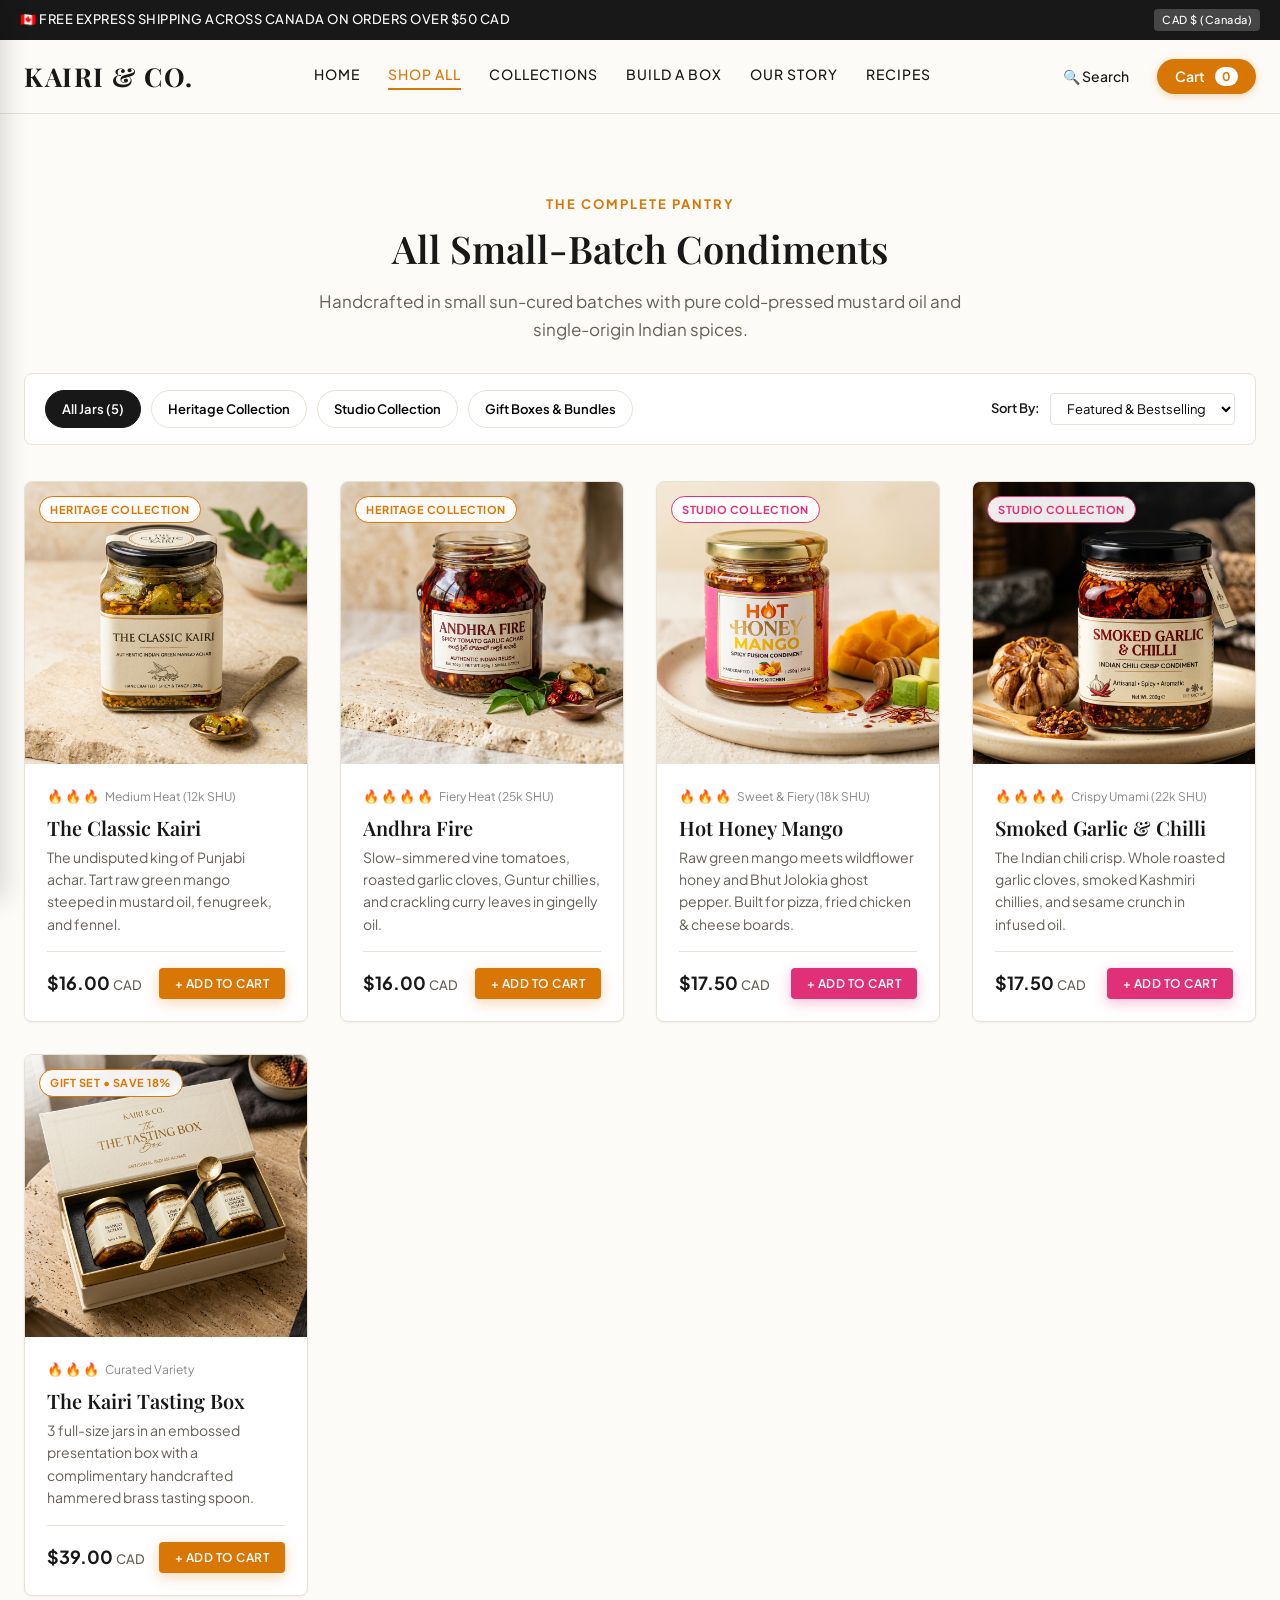
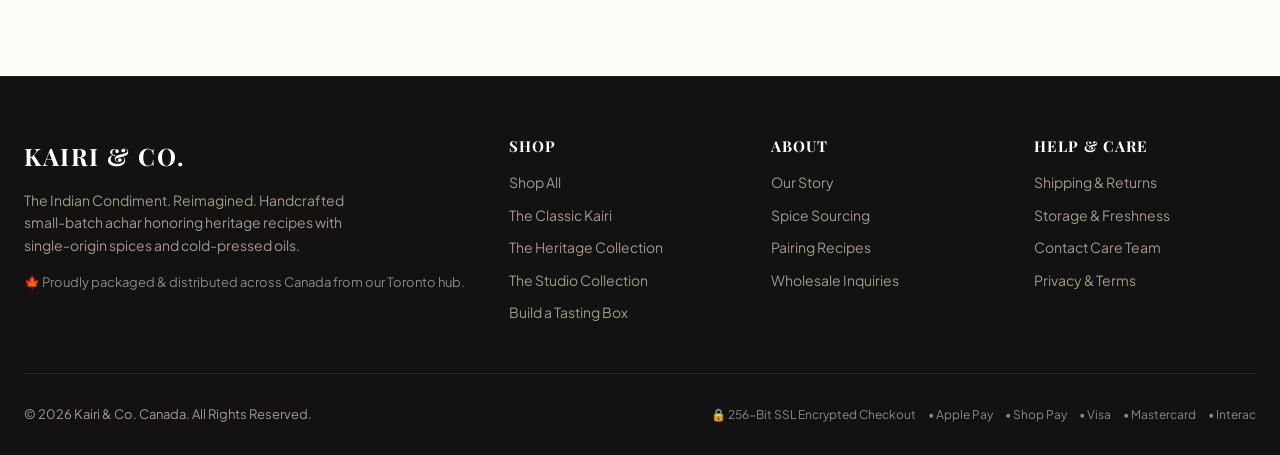
<file: shop.html>
<!DOCTYPE html>
<html lang="en">
<head>
  <meta charset="UTF-8">
  <meta name="viewport" content="width=device-width, initial-scale=1.0, viewport-fit=cover">
  <title>Shop All Artisanal Pickles & Condiments | Kairi & Co.</title>
  <meta name="description" content="Explore our full collection of small-batch Indian achar pickles. Traditional Punjabi mango, fiery Andhra tomato garlic, hot honey fusion, and smoky chili crisp.">
  <link rel="stylesheet" href="styles.css">
</head>
<body>

  <!-- Announcement Bar -->
  <div class="announcement-bar">
    <span>🇨🇦 FREE EXPRESS SHIPPING ACROSS CANADA ON ORDERS OVER $50 CAD</span>
    <span class="badge-cad">CAD $ (Canada)</span>
  </div>

  <!-- Site Header -->
  <header class="site-header">
    <div class="header-container">
      <a href="index.html" class="logo">KAIRI & CO.</a>
      <nav class="nav-links">
        <a href="index.html">Home</a>
        <a href="shop.html" class="active">Shop All</a>
        <a href="index.html#collections">Collections</a>
        <a href="index.html#bundle-builder">Build a Box</a>
        <a href="story.html">Our Story</a>
        <a href="index.html#recipes">Recipes</a>
      </nav>
      <div class="header-actions">
        <button class="header-btn" title="Search Catalog">🔍 Search</button>
        <button id="cart-icon-btn" class="header-btn cart-btn">
          Cart <span class="cart-badge">0</span>
        </button>
        <button id="mobile-nav-toggle" class="mobile-nav-toggle" aria-label="Toggle navigation menu" aria-expanded="false">
          <span class="hamburger-line"></span>
          <span class="hamburger-line"></span>
          <span class="hamburger-line"></span>
        </button>
      </div>
    </div>
  </header>

  <main class="section">
    <div class="section-header" style="margin-bottom: 30px;">
      <span class="section-eyebrow">The Complete Pantry</span>
      <h1 class="section-title">All Small-Batch Condiments</h1>
      <p class="section-desc">Handcrafted in small sun-cured batches with pure cold-pressed mustard oil and single-origin Indian spices.</p>
    </div>

    <!-- Filter & Sort Bar -->
    <div class="catalog-filter-bar">
      <div class="filter-group" id="collection-filters">
        <button type="button" class="filter-pill active" data-filter="all">All Jars (5)</button>
        <button type="button" class="filter-pill" data-filter="heritage">Heritage Collection</button>
        <button type="button" class="filter-pill" data-filter="studio">Studio Collection</button>
        <button type="button" class="filter-pill" data-filter="bundle">Gift Boxes & Bundles</button>
      </div>

      <div style="display: flex; align-items: center; gap: 10px; font-size: 13px;">
        <label for="catalog-sort" style="font-weight: 600;">Sort By:</label>
        <select id="catalog-sort" style="padding: 6px 12px; border: 1px solid var(--color-border); border-radius: 4px; font-family: inherit; font-size: 13px; background: #FFF;">
          <option value="featured">Featured & Bestselling</option>
          <option value="price-asc">Price: Low to High</option>
          <option value="price-desc">Price: High to Low</option>
          <option value="heat-desc">Spice Level: Fiery First</option>
        </select>
      </div>
    </div>

    <!-- Products Grid -->
    <div class="product-grid" id="catalog-grid">
      <!-- Item 1: Classic Kairi -->
      <div class="product-card" data-category="heritage" data-price="16.00" data-heat="3">
        <div class="product-card-img-wrap">
          <span class="product-tag heritage">Heritage Collection</span>
          <a href="product.html?id=classic-kairi"><img src="images/classic_kairi.jpg" alt="The Classic Kairi Mango Achar"></a>
        </div>
        <div class="product-card-body">
          <div class="product-spice-rating">
            <span class="spice-flames">🔥🔥🔥</span>
            <span style="color: #888; font-size: 12px;">Medium Heat (12k SHU)</span>
          </div>
          <h3 class="product-card-title"><a href="product.html?id=classic-kairi">The Classic Kairi</a></h3>
          <p class="product-card-desc">The undisputed king of Punjabi achar. Tart raw green mango steeped in mustard oil, fenugreek, and fennel.</p>
          <div class="product-card-footer">
            <div class="product-card-price">$16.00 <span class="currency">CAD</span></div>
            <button type="button" class="btn btn-primary btn-small" onclick="addToCart('classic-kairi')">+ Add to Cart</button>
          </div>
        </div>
      </div>

      <!-- Item 2: Andhra Fire -->
      <div class="product-card" data-category="heritage" data-price="16.00" data-heat="4">
        <div class="product-card-img-wrap">
          <span class="product-tag heritage">Heritage Collection</span>
          <a href="product.html?id=andhra-fire"><img src="images/andhra_fire.jpg" alt="Andhra Fire Spicy Tomato Garlic Achar"></a>
        </div>
        <div class="product-card-body">
          <div class="product-spice-rating">
            <span class="spice-flames">🔥🔥🔥🔥</span>
            <span style="color: #888; font-size: 12px;">Fiery Heat (25k SHU)</span>
          </div>
          <h3 class="product-card-title"><a href="product.html?id=andhra-fire">Andhra Fire</a></h3>
          <p class="product-card-desc">Slow-simmered vine tomatoes, roasted garlic cloves, Guntur chillies, and crackling curry leaves in gingelly oil.</p>
          <div class="product-card-footer">
            <div class="product-card-price">$16.00 <span class="currency">CAD</span></div>
            <button type="button" class="btn btn-primary btn-small" onclick="addToCart('andhra-fire')">+ Add to Cart</button>
          </div>
        </div>
      </div>

      <!-- Item 3: Hot Honey Mango -->
      <div class="product-card" data-category="studio" data-price="17.50" data-heat="3">
        <div class="product-card-img-wrap">
          <span class="product-tag studio">Studio Collection</span>
          <a href="product.html?id=hot-honey-mango"><img src="images/hot_honey_mango.jpg" alt="Hot Honey Mango Fusion Pickle"></a>
        </div>
        <div class="product-card-body">
          <div class="product-spice-rating">
            <span class="spice-flames">🔥🔥🔥</span>
            <span style="color: #888; font-size: 12px;">Sweet & Fiery (18k SHU)</span>
          </div>
          <h3 class="product-card-title"><a href="product.html?id=hot-honey-mango">Hot Honey Mango</a></h3>
          <p class="product-card-desc">Raw green mango meets wildflower honey and Bhut Jolokia ghost pepper. Built for pizza, fried chicken & cheese boards.</p>
          <div class="product-card-footer">
            <div class="product-card-price">$17.50 <span class="currency">CAD</span></div>
            <button type="button" class="btn btn-rani btn-small" onclick="addToCart('hot-honey-mango')">+ Add to Cart</button>
          </div>
        </div>
      </div>

      <!-- Item 4: Smoked Garlic & Chilli -->
      <div class="product-card" data-category="studio" data-price="17.50" data-heat="4">
        <div class="product-card-img-wrap">
          <span class="product-tag studio">Studio Collection</span>
          <a href="product.html?id=smoked-garlic"><img src="images/smoked_garlic.jpg" alt="Smoked Garlic & Chilli Crisp Condiment"></a>
        </div>
        <div class="product-card-body">
          <div class="product-spice-rating">
            <span class="spice-flames">🔥🔥🔥🔥</span>
            <span style="color: #888; font-size: 12px;">Crispy Umami (22k SHU)</span>
          </div>
          <h3 class="product-card-title"><a href="product.html?id=smoked-garlic">Smoked Garlic & Chilli</a></h3>
          <p class="product-card-desc">The Indian chili crisp. Whole roasted garlic cloves, smoked Kashmiri chillies, and sesame crunch in infused oil.</p>
          <div class="product-card-footer">
            <div class="product-card-price">$17.50 <span class="currency">CAD</span></div>
            <button type="button" class="btn btn-rani btn-small" onclick="addToCart('smoked-garlic')">+ Add to Cart</button>
          </div>
        </div>
      </div>

      <!-- Item 5: The Tasting Box -->
      <div class="product-card" data-category="bundle" data-price="39.00" data-heat="3">
        <div class="product-card-img-wrap">
          <span class="product-tag heritage">Gift Set • Save 18%</span>
          <a href="product.html?id=tasting-box"><img src="images/tasting_box.jpg" alt="The Kairi Tasting Box"></a>
        </div>
        <div class="product-card-body">
          <div class="product-spice-rating">
            <span class="spice-flames">🔥🔥🔥</span>
            <span style="color: #888; font-size: 12px;">Curated Variety</span>
          </div>
          <h3 class="product-card-title"><a href="product.html?id=tasting-box">The Kairi Tasting Box</a></h3>
          <p class="product-card-desc">3 full-size jars in an embossed presentation box with a complimentary handcrafted hammered brass tasting spoon.</p>
          <div class="product-card-footer">
            <div class="product-card-price">$39.00 <span class="currency">CAD</span></div>
            <button type="button" class="btn btn-primary btn-small" onclick="addToCart('tasting-box')">+ Add to Cart</button>
          </div>
        </div>
      </div>
    </div>
  </main>

  <!-- Footer -->
  <footer class="site-footer">
    <div class="footer-container">
      <div class="footer-brand">
        <div class="footer-logo">KAIRI & CO.</div>
        <p style="max-width: 320px; line-height: 1.6; margin-bottom: 16px;">
          The Indian Condiment. Reimagined. Handcrafted small-batch achar honoring heritage recipes with single-origin spices and cold-pressed oils.
        </p>
        <p style="font-size: 13px; color: #888;">🍁 Proudly packaged & distributed across Canada from our Toronto hub.</p>
      </div>

      <div class="footer-col">
        <h4>Shop</h4>
        <ul>
          <li><a href="shop.html">Shop All</a></li>
          <li><a href="product.html?id=classic-kairi">The Classic Kairi</a></li>
          <li><a href="shop.html?cat=heritage">The Heritage Collection</a></li>
          <li><a href="shop.html?cat=studio">The Studio Collection</a></li>
          <li><a href="index.html#bundle-builder">Build a Tasting Box</a></li>
        </ul>
      </div>

      <div class="footer-col">
        <h4>About</h4>
        <ul>
          <li><a href="story.html">Our Story</a></li>
          <li><a href="story.html#sourcing">Spice Sourcing</a></li>
          <li><a href="index.html#recipes">Pairing Recipes</a></li>
          <li><a href="story.html#faq">Wholesale Inquiries</a></li>
        </ul>
      </div>

      <div class="footer-col">
        <h4>Help & Care</h4>
        <ul>
          <li><a href="product.html#shipping">Shipping & Returns</a></li>
          <li><a href="product.html#storage">Storage & Freshness</a></li>
          <li><a href="story.html#contact">Contact Care Team</a></li>
          <li><a href="#">Privacy & Terms</a></li>
        </ul>
      </div>
    </div>

    <div class="footer-bottom">
      <div>&copy; 2026 Kairi & Co. Canada. All Rights Reserved.</div>
      <div class="payment-badges">
        <span>🔒 256-Bit SSL Encrypted Checkout</span>
        <span>• Apple Pay</span>
        <span>• Shop Pay</span>
        <span>• Visa</span>
        <span>• Mastercard</span>
        <span>• Interac</span>
      </div>
    </div>
  </footer>

  <!-- Slide-Out Cart Drawer -->
  <div id="cart-overlay" class="cart-drawer-overlay"></div>
  <aside id="cart-drawer" class="cart-drawer" aria-label="Shopping Cart">
    <div class="cart-drawer-header">
      <h3>Your Pantry Cart (<span class="cart-badge">0</span>)</h3>
      <button id="close-cart-btn" class="close-drawer-btn" aria-label="Close cart">&times;</button>
    </div>

    <!-- Free Shipping Progress Bar -->
    <div class="cart-shipping-bar">
      <div class="shipping-bar-text" id="shipping-msg">
        Add <strong>$50.00 CAD</strong> to unlock <strong>Free Canadian Shipping</strong>!
      </div>
      <div class="shipping-progress-track">
        <div id="shipping-fill" class="shipping-progress-fill"></div>
      </div>
    </div>

    <!-- Cart Items Container -->
    <div class="cart-drawer-body" id="cart-drawer-items">
      <!-- Injected via app.js -->
    </div>

    <!-- In-Cart 1-Click Upsell -->
    <div style="padding: 0 24px 14px 24px;">
      <div class="cart-upsell-module">
        <img src="images/tasting_box.jpg" alt="Handcrafted Brass Tasting Spoon">
        <div class="cart-upsell-text">
          <h5>Handcrafted Brass Spoon</h5>
          <p>Hammered brass scoop for your jars.</p>
        </div>
        <button class="btn btn-secondary btn-small" onclick="addCartUpsell('tasting-spoon')">+ $5.00</button>
      </div>
    </div>

    <!-- Cart Footer & Checkout -->
    <div class="cart-drawer-footer">
      <div class="cart-summary-line">
        <span>Taxes & Shipping:</span>
        <span>Calculated at checkout</span>
      </div>
      <div class="cart-summary-line total">
        <span>Subtotal:</span>
        <span id="cart-subtotal">$0.00 CAD</span>
      </div>

      <div class="accelerated-checkout">
        <button class="btn-shop-pay" onclick="launchCheckoutModal('Shop Pay')">Shop Pay</button>
        <button class="btn-apple-pay" onclick="launchCheckoutModal('Apple Pay')"> Pay</button>
      </div>

      <button class="btn btn-primary btn-block" onclick="launchCheckoutModal('Standard Checkout')">
        Proceed to Checkout
      </button>
    </div>
  </aside>

  <!-- Simulated Checkout Modal -->
  <div id="checkout-modal" class="modal-overlay">
    <div class="modal-box" id="checkout-modal-body">
      <button class="modal-close-btn" onclick="closeModal('checkout-modal')">&times;</button>
      <span class="section-eyebrow">EXPRESS CHECKOUT FLOW</span>
      <h3 style="font-size: 24px; margin: 8px 0 16px 0; font-family: var(--font-heading);">Confirm Your Order</h3>
      <div id="checkout-modal-summary"></div>
      <button class="btn btn-primary btn-block" onclick="completeSimulatedOrder()">
        Place Order Now
      </button>
    </div>
  </div>

  <!-- Mobile Navigation Drawer -->
  <div id="mobile-nav-overlay" class="mobile-nav-overlay"></div>
  <aside id="mobile-nav-drawer" class="mobile-nav-drawer" aria-label="Mobile Navigation">
    <div class="mobile-nav-header">
      <span class="mobile-nav-brand">KAIRI & CO.</span>
      <button id="mobile-nav-close" class="close-drawer-btn" aria-label="Close navigation">&times;</button>
    </div>
    <div class="mobile-nav-body">
      <nav class="mobile-nav-list">
        <a href="index.html" class="mobile-nav-link">Home</a>
        <a href="shop.html" class="mobile-nav-link active">Shop All</a>
        <a href="product.html?id=classic-kairi" class="mobile-nav-link">The Classic Kairi</a>
        <a href="index.html#bundle-builder" class="mobile-nav-link">Build a Box (Save 18%)</a>
        <a href="story.html" class="mobile-nav-link">Our Story & Craft</a>
        <a href="index.html#recipes" class="mobile-nav-link">Pairings & Recipes</a>
        <a href="index.html#taste-quiz" class="mobile-nav-link">Find Your Achar Quiz</a>
      </nav>
      <div class="mobile-nav-footer">
        <div class="mobile-nav-badge">🇨🇦 Handcrafted in Canada</div>
        <p class="mobile-nav-subtext">Free Express Shipping across Canada on orders over $50 CAD</p>
      </div>
    </div>
  </aside>

  <script src="app.js"></script>
  <script>
    // Catalog Filtering and Sorting
    const pills = document.querySelectorAll('.filter-pill');
    const cards = document.querySelectorAll('#catalog-grid .product-card');
    const sortSelect = document.getElementById('catalog-sort');

    // Parse URL param if any (e.g. ?cat=heritage)
    const urlParams = new URLSearchParams(window.location.search);
    const catParam = urlParams.get('cat');
    if (catParam) {
      applyFilter(catParam);
    }

    pills.forEach(pill => {
      pill.addEventListener('click', () => {
        applyFilter(pill.getAttribute('data-filter'));
      });
    });

    function applyFilter(filter) {
      pills.forEach(p => p.classList.toggle('active', p.getAttribute('data-filter') === filter));
      cards.forEach(card => {
        const cardCat = card.getAttribute('data-category');
        if (filter === 'all' || cardCat === filter) {
          card.style.display = 'flex';
        } else {
          card.style.display = 'none';
        }
      });
    }

    if (sortSelect) {
      sortSelect.addEventListener('change', () => {
        const grid = document.getElementById('catalog-grid');
        const cardArray = Array.from(cards);
        const sortVal = sortSelect.value;

        if (sortVal === 'price-asc') {
          cardArray.sort((a, b) => parseFloat(a.dataset.price) - parseFloat(b.dataset.price));
        } else if (sortVal === 'price-desc') {
          cardArray.sort((a, b) => parseFloat(b.dataset.price) - parseFloat(a.dataset.price));
        } else if (sortVal === 'heat-desc') {
          cardArray.sort((a, b) => parseInt(b.dataset.heat) - parseInt(a.dataset.heat));
        }

        cardArray.forEach(c => grid.appendChild(c));
      });
    }
  </script>
</body>
</html>
</file>
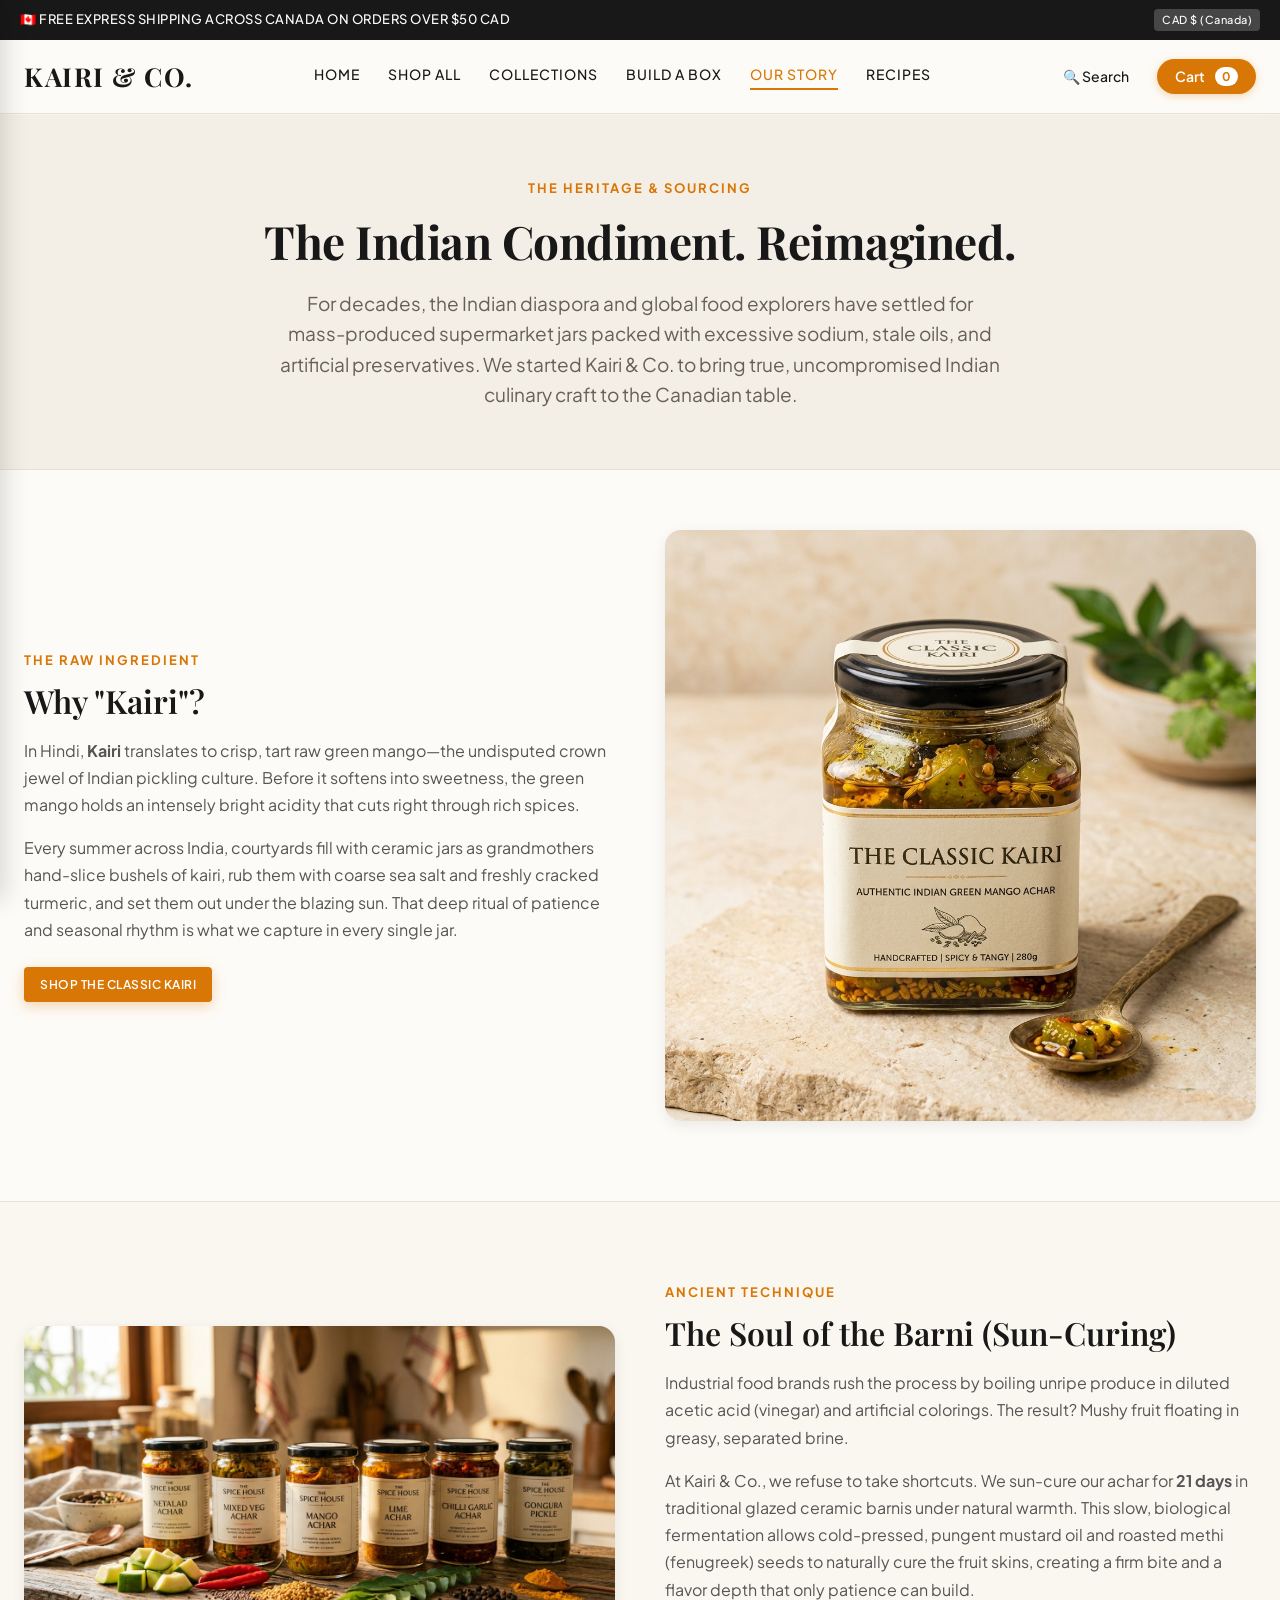
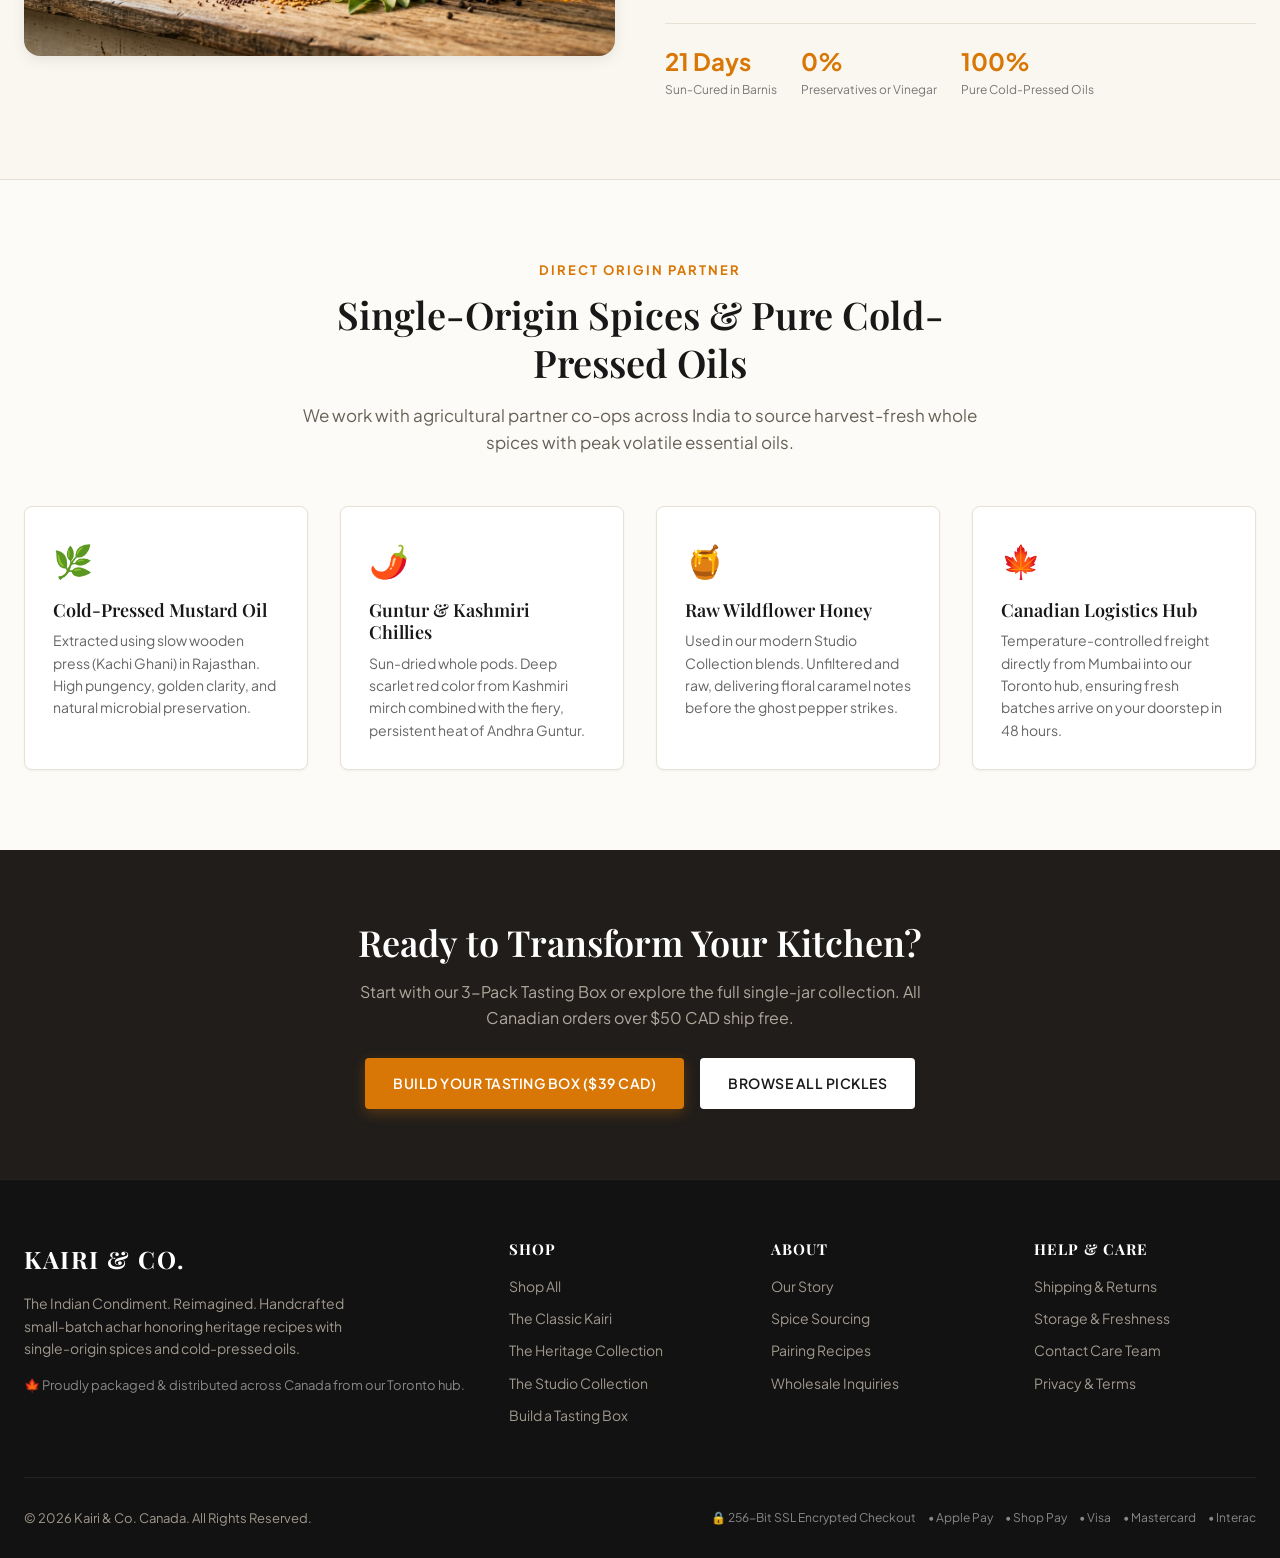
<file: story.html>
<!DOCTYPE html>
<html lang="en">
<head>
  <meta charset="UTF-8">
  <meta name="viewport" content="width=device-width, initial-scale=1.0, viewport-fit=cover">
  <title>Our Story & Craft | Kairi & Co. Canada</title>
  <meta name="description" content="Discover the story of Kairi & Co. Traditional Indian sun-cured achar, cold-pressed oils, and ceramic barni heritage, elevated for the modern table in Canada.">
  <link rel="stylesheet" href="styles.css">
</head>
<body>

  <!-- Announcement Bar -->
  <div class="announcement-bar">
    <span>🇨🇦 FREE EXPRESS SHIPPING ACROSS CANADA ON ORDERS OVER $50 CAD</span>
    <span class="badge-cad">CAD $ (Canada)</span>
  </div>

  <!-- Site Header -->
  <header class="site-header">
    <div class="header-container">
      <a href="index.html" class="logo">KAIRI & CO.</a>
      <nav class="nav-links">
        <a href="index.html">Home</a>
        <a href="shop.html">Shop All</a>
        <a href="index.html#collections">Collections</a>
        <a href="index.html#bundle-builder">Build a Box</a>
        <a href="story.html" class="active">Our Story</a>
        <a href="index.html#recipes">Recipes</a>
      </nav>
      <div class="header-actions">
        <a href="shop.html" class="header-btn" title="Search Catalog">🔍 Search</a>
        <button id="cart-icon-btn" class="header-btn cart-btn">
          Cart <span class="cart-badge">0</span>
        </button>
        <button id="mobile-nav-toggle" class="mobile-nav-toggle" aria-label="Toggle navigation menu" aria-expanded="false">
          <span class="hamburger-line"></span>
          <span class="hamburger-line"></span>
          <span class="hamburger-line"></span>
        </button>
      </div>
    </div>
  </header>

  <main>
    <!-- Story Hero Banner -->
    <section class="hero-section" style="background: #F4EFE6;">
      <div class="section" style="padding-top: 60px; padding-bottom: 60px; text-align: center; max-width: 900px;">
        <span class="hero-eyebrow">The Heritage & Sourcing</span>
        <h1 class="hero-title" style="font-size: 46px; margin-bottom: 20px;">The Indian Condiment. Reimagined.</h1>
        <p class="hero-subtitle" style="max-width: 720px; margin: 0 auto; font-size: 19px;">
          For decades, the Indian diaspora and global food explorers have settled for mass-produced supermarket jars packed with excessive sodium, stale oils, and artificial preservatives. We started Kairi & Co. to bring true, uncompromised Indian culinary craft to the Canadian table.
        </p>
      </div>
    </section>

    <!-- Narrative Section 1 -->
    <section class="section" style="padding-top: 60px;">
      <div style="display: grid; grid-template-columns: 1fr 1fr; gap: 50px; align-items: center;">
        <div>
          <span class="section-eyebrow">The Raw Ingredient</span>
          <h2 class="section-title" style="font-size: 32px;">Why "Kairi"?</h2>
          <p style="color: #555; margin-bottom: 16px; font-size: 16px; line-height: 1.7;">
            In Hindi, <strong>Kairi</strong> translates to crisp, tart raw green mango—the undisputed crown jewel of Indian pickling culture. Before it softens into sweetness, the green mango holds an intensely bright acidity that cuts right through rich spices.
          </p>
          <p style="color: #555; margin-bottom: 24px; font-size: 16px; line-height: 1.7;">
            Every summer across India, courtyards fill with ceramic jars as grandmothers hand-slice bushels of kairi, rub them with coarse sea salt and freshly cracked turmeric, and set them out under the blazing sun. That deep ritual of patience and seasonal rhythm is what we capture in every single jar.
          </p>
          <a href="product.html?id=classic-kairi" class="btn btn-primary btn-small">Shop The Classic Kairi</a>
        </div>
        <div style="border-radius: var(--radius-lg); overflow: hidden; box-shadow: var(--shadow-md);">
          <img src="images/classic_kairi.jpg" alt="Raw green mango pickle in glass jar">
        </div>
      </div>
    </section>

    <!-- Narrative Section 2: The Barni Craft -->
    <section class="section" style="background: #FAF7F0; max-width: 100%; border-top: 1px solid var(--color-border); border-bottom: 1px solid var(--color-border);">
      <div style="max-width: 1300px; margin: 0 auto; display: grid; grid-template-columns: 1fr 1fr; gap: 50px; align-items: center;">
        <div style="order: 2;">
          <span class="section-eyebrow">Ancient Technique</span>
          <h2 class="section-title" style="font-size: 32px;">The Soul of the Barni (Sun-Curing)</h2>
          <p style="color: #555; margin-bottom: 16px; font-size: 16px; line-height: 1.7;">
            Industrial food brands rush the process by boiling unripe produce in diluted acetic acid (vinegar) and artificial colorings. The result? Mushy fruit floating in greasy, separated brine.
          </p>
          <p style="color: #555; margin-bottom: 20px; font-size: 16px; line-height: 1.7;">
            At Kairi & Co., we refuse to take shortcuts. We sun-cure our achar for <strong>21 days</strong> in traditional glazed ceramic barnis under natural warmth. This slow, biological fermentation allows cold-pressed, pungent mustard oil and roasted methi (fenugreek) seeds to naturally cure the fruit skins, creating a firm bite and a flavor depth that only patience can build.
          </p>
          <div style="display: flex; gap: 24px; border-top: 1px solid var(--color-border); padding-top: 18px;">
            <div>
              <div style="font-size: 24px; font-weight: 700; color: #D97706;">21 Days</div>
              <div style="font-size: 12px; color: #777;">Sun-Cured in Barnis</div>
            </div>
            <div>
              <div style="font-size: 24px; font-weight: 700; color: #D97706;">0%</div>
              <div style="font-size: 12px; color: #777;">Preservatives or Vinegar</div>
            </div>
            <div>
              <div style="font-size: 24px; font-weight: 700; color: #D97706;">100%</div>
              <div style="font-size: 12px; color: #777;">Pure Cold-Pressed Oils</div>
            </div>
          </div>
        </div>
        <div style="order: 1; border-radius: var(--radius-lg); overflow: hidden; box-shadow: var(--shadow-md);">
          <img src="images/hero_banner.jpg" alt="Artisanal spice board with jars and spices">
        </div>
      </div>
    </section>

    <!-- Narrative Section 3: Sourcing -->
    <section class="section" id="sourcing">
      <div class="section-header">
        <span class="section-eyebrow">Direct Origin Partner</span>
        <h2 class="section-title">Single-Origin Spices & Pure Cold-Pressed Oils</h2>
        <p class="section-desc">We work with agricultural partner co-ops across India to source harvest-fresh whole spices with peak volatile essential oils.</p>
      </div>

      <div class="product-grid" style="grid-template-columns: repeat(auto-fit, minmax(260px, 1fr));">
        <div class="review-card">
          <div style="font-size: 32px; margin-bottom: 12px;">🌿</div>
          <h3 style="font-size: 18px; margin-bottom: 8px;">Cold-Pressed Mustard Oil</h3>
          <p style="font-size: 14px; color: #666;">Extracted using slow wooden press (Kachi Ghani) in Rajasthan. High pungency, golden clarity, and natural microbial preservation.</p>
        </div>
        <div class="review-card">
          <div style="font-size: 32px; margin-bottom: 12px;">🌶️</div>
          <h3 style="font-size: 18px; margin-bottom: 8px;">Guntur & Kashmiri Chillies</h3>
          <p style="font-size: 14px; color: #666;">Sun-dried whole pods. Deep scarlet red color from Kashmiri mirch combined with the fiery, persistent heat of Andhra Guntur.</p>
        </div>
        <div class="review-card">
          <div style="font-size: 32px; margin-bottom: 12px;">🍯</div>
          <h3 style="font-size: 18px; margin-bottom: 8px;">Raw Wildflower Honey</h3>
          <p style="font-size: 14px; color: #666;">Used in our modern Studio Collection blends. Unfiltered and raw, delivering floral caramel notes before the ghost pepper strikes.</p>
        </div>
        <div class="review-card">
          <div style="font-size: 32px; margin-bottom: 12px;">🍁</div>
          <h3 style="font-size: 18px; margin-bottom: 8px;">Canadian Logistics Hub</h3>
          <p style="font-size: 14px; color: #666;">Temperature-controlled freight directly from Mumbai into our Toronto hub, ensuring fresh batches arrive on your doorstep in 48 hours.</p>
        </div>
      </div>
    </section>

    <!-- CTA Section -->
    <section class="newsletter-section" style="background: #201D1A;">
      <div class="newsletter-content">
        <h2>Ready to Transform Your Kitchen?</h2>
        <p>Start with our 3-Pack Tasting Box or explore the full single-jar collection. All Canadian orders over $50 CAD ship free.</p>
        <div style="display: flex; gap: 16px; justify-content: center; flex-wrap: wrap;">
          <a href="index.html#bundle-builder" class="btn btn-primary">Build Your Tasting Box ($39 CAD)</a>
          <a href="shop.html" class="btn btn-light">Browse All Pickles</a>
        </div>
      </div>
    </section>
  </main>

  <!-- Footer -->
  <footer class="site-footer">
    <div class="footer-container">
      <div class="footer-brand">
        <div class="footer-logo">KAIRI & CO.</div>
        <p style="max-width: 320px; line-height: 1.6; margin-bottom: 16px;">
          The Indian Condiment. Reimagined. Handcrafted small-batch achar honoring heritage recipes with single-origin spices and cold-pressed oils.
        </p>
        <p style="font-size: 13px; color: #888;">🍁 Proudly packaged & distributed across Canada from our Toronto hub.</p>
      </div>

      <div class="footer-col">
        <h4>Shop</h4>
        <ul>
          <li><a href="shop.html">Shop All</a></li>
          <li><a href="product.html?id=classic-kairi">The Classic Kairi</a></li>
          <li><a href="shop.html?cat=heritage">The Heritage Collection</a></li>
          <li><a href="shop.html?cat=studio">The Studio Collection</a></li>
          <li><a href="index.html#bundle-builder">Build a Tasting Box</a></li>
        </ul>
      </div>

      <div class="footer-col">
        <h4>About</h4>
        <ul>
          <li><a href="story.html">Our Story</a></li>
          <li><a href="story.html#sourcing">Spice Sourcing</a></li>
          <li><a href="index.html#recipes">Pairing Recipes</a></li>
          <li><a href="story.html#faq">Wholesale Inquiries</a></li>
        </ul>
      </div>

      <div class="footer-col">
        <h4>Help & Care</h4>
        <ul>
          <li><a href="product.html#shipping">Shipping & Returns</a></li>
          <li><a href="product.html#storage">Storage & Freshness</a></li>
          <li><a href="story.html#contact">Contact Care Team</a></li>
          <li><a href="#">Privacy & Terms</a></li>
        </ul>
      </div>
    </div>

    <div class="footer-bottom">
      <div>&copy; 2026 Kairi & Co. Canada. All Rights Reserved.</div>
      <div class="payment-badges">
        <span>🔒 256-Bit SSL Encrypted Checkout</span>
        <span>• Apple Pay</span>
        <span>• Shop Pay</span>
        <span>• Visa</span>
        <span>• Mastercard</span>
        <span>• Interac</span>
      </div>
    </div>
  </footer>

  <!-- Slide-Out Cart Drawer -->
  <div id="cart-overlay" class="cart-drawer-overlay"></div>
  <aside id="cart-drawer" class="cart-drawer" aria-label="Shopping Cart">
    <div class="cart-drawer-header">
      <h3>Your Pantry Cart (<span class="cart-badge">0</span>)</h3>
      <button id="close-cart-btn" class="close-drawer-btn" aria-label="Close cart">&times;</button>
    </div>

    <!-- Free Shipping Progress Bar -->
    <div class="cart-shipping-bar">
      <div class="shipping-bar-text" id="shipping-msg">
        Add <strong>$50.00 CAD</strong> to unlock <strong>Free Canadian Shipping</strong>!
      </div>
      <div class="shipping-progress-track">
        <div id="shipping-fill" class="shipping-progress-fill"></div>
      </div>
    </div>

    <!-- Cart Items Container -->
    <div class="cart-drawer-body" id="cart-drawer-items">
      <!-- Injected via app.js -->
    </div>

    <!-- In-Cart 1-Click Upsell -->
    <div style="padding: 0 24px 14px 24px;">
      <div class="cart-upsell-module">
        <img src="images/tasting_box.jpg" alt="Handcrafted Brass Tasting Spoon">
        <div class="cart-upsell-text">
          <h5>Handcrafted Brass Spoon</h5>
          <p>Hammered brass scoop for your jars.</p>
        </div>
        <button class="btn btn-secondary btn-small" onclick="addCartUpsell('tasting-spoon')">+ $5.00</button>
      </div>
    </div>

    <!-- Cart Footer & Checkout -->
    <div class="cart-drawer-footer">
      <div class="cart-summary-line">
        <span>Taxes & Shipping:</span>
        <span>Calculated at checkout</span>
      </div>
      <div class="cart-summary-line total">
        <span>Subtotal:</span>
        <span id="cart-subtotal">$0.00 CAD</span>
      </div>

      <div class="accelerated-checkout">
        <button class="btn-shop-pay" onclick="launchCheckoutModal('Shop Pay')">Shop Pay</button>
        <button class="btn-apple-pay" onclick="launchCheckoutModal('Apple Pay')"> Pay</button>
      </div>

      <button class="btn btn-primary btn-block" onclick="launchCheckoutModal('Standard Checkout')">
        Proceed to Checkout
      </button>
    </div>
  </aside>

  <!-- Simulated Checkout Modal -->
  <div id="checkout-modal" class="modal-overlay">
    <div class="modal-box" id="checkout-modal-body">
      <button class="modal-close-btn" onclick="closeModal('checkout-modal')">&times;</button>
      <span class="section-eyebrow">EXPRESS CHECKOUT FLOW</span>
      <h3 style="font-size: 24px; margin: 8px 0 16px 0; font-family: var(--font-heading);">Confirm Your Order</h3>
      <div id="checkout-modal-summary"></div>
      <button class="btn btn-primary btn-block" onclick="completeSimulatedOrder()">
        Place Order Now
      </button>
    </div>
  </div>

  <!-- Mobile Navigation Drawer -->
  <div id="mobile-nav-overlay" class="mobile-nav-overlay"></div>
  <aside id="mobile-nav-drawer" class="mobile-nav-drawer" aria-label="Mobile Navigation">
    <div class="mobile-nav-header">
      <span class="mobile-nav-brand">KAIRI & CO.</span>
      <button id="mobile-nav-close" class="close-drawer-btn" aria-label="Close navigation">&times;</button>
    </div>
    <div class="mobile-nav-body">
      <nav class="mobile-nav-list">
        <a href="index.html" class="mobile-nav-link">Home</a>
        <a href="shop.html" class="mobile-nav-link">Shop All</a>
        <a href="product.html?id=classic-kairi" class="mobile-nav-link">The Classic Kairi</a>
        <a href="index.html#bundle-builder" class="mobile-nav-link">Build a Box (Save 18%)</a>
        <a href="story.html" class="mobile-nav-link active">Our Story & Craft</a>
        <a href="index.html#recipes" class="mobile-nav-link">Pairings & Recipes</a>
        <a href="index.html#taste-quiz" class="mobile-nav-link">Find Your Achar Quiz</a>
      </nav>
      <div class="mobile-nav-footer">
        <div class="mobile-nav-badge">🇨🇦 Handcrafted in Canada</div>
        <p class="mobile-nav-subtext">Free Express Shipping across Canada on orders over $50 CAD</p>
      </div>
    </div>
  </aside>

  <script src="app.js"></script>
</body>
</html>
</file>
<file: styles.css>
@import url('https://fonts.googleapis.com/css2?family=Playfair+Display:ital,wght@0,400;0,600;0,700;1,400;1,600&family=Plus+Jakarta+Sans:wght@300;400;500;600;700&display=swap');

:root {
  --color-bg: #FDFBF7;
  --color-surface: #FFFFFF;
  --color-surface-subtle: #F6F2EA;
  --color-surface-card: #FFFFFF;
  --color-border: #E8E2D6;
  --color-text: #181818;
  --color-text-muted: #666056;
  --color-text-light: #948E84;
  
  --color-marigold: #D97706;
  --color-marigold-hover: #B45309;
  --color-marigold-light: #FEF3C7;
  
  --color-rani: #E03178;
  --color-rani-hover: #BF1B5E;
  --color-rani-light: #FCE7F3;
  
  --color-green: #15803D;
  --color-green-light: #DCFCE7;
  
  --font-heading: 'Playfair Display', Georgia, serif;
  --font-body: 'Plus Jakarta Sans', -apple-system, BlinkMacSystemFont, sans-serif;
  
  --shadow-sm: 0 1px 3px rgba(0, 0, 0, 0.05);
  --shadow-md: 0 4px 14px rgba(0, 0, 0, 0.08);
  --shadow-lg: 0 12px 28px rgba(0, 0, 0, 0.12);
  --shadow-drawer: -4px 0 24px rgba(0, 0, 0, 0.15);
  
  --radius-sm: 4px;
  --radius-md: 8px;
  --radius-lg: 16px;
  --radius-full: 9999px;
  
  --transition-fast: 0.2s ease;
  --transition-normal: 0.3s cubic-bezier(0.16, 1, 0.3, 1);
}

html {
  -webkit-text-size-adjust: 100%;
  text-size-adjust: 100%;
  scroll-behavior: smooth;
}

* {
  box-sizing: border-box;
  margin: 0;
  padding: 0;
}

body {
  background-color: var(--color-bg);
  color: var(--color-text);
  font-family: var(--font-body);
  font-size: 16px;
  line-height: 1.6;
  -webkit-font-smoothing: antialiased;
  -moz-osx-font-smoothing: grayscale;
  -webkit-tap-highlight-color: transparent;
  overflow-x: hidden;
  padding-left: env(safe-area-inset-left, 0px);
  padding-right: env(safe-area-inset-right, 0px);
}

img {
  max-width: 100%;
  height: auto;
  display: block;
}

a {
  color: inherit;
  text-decoration: none;
  touch-action: manipulation;
}

button, input, select, textarea {
  font-family: inherit;
  touch-action: manipulation;
}

button {
  cursor: pointer;
}

/* Typography */
h1, h2, h3, h4, h5, h6, .serif {
  font-family: var(--font-heading);
  font-weight: 600;
  color: var(--color-text);
  line-height: 1.25;
}

/* Announcement Bar */
.announcement-bar {
  background-color: var(--color-text);
  color: #FFF;
  font-size: 13px;
  letter-spacing: 0.5px;
  padding: calc(9px + env(safe-area-inset-top, 0px)) 20px 9px 20px;
  text-align: center;
  display: flex;
  justify-content: space-between;
  align-items: center;
  font-weight: 500;
}

.announcement-bar .badge-cad {
  background: rgba(255, 255, 255, 0.2);
  padding: 2px 8px;
  border-radius: 4px;
  font-size: 11px;
}

/* Header */
.site-header {
  position: sticky;
  top: 0;
  z-index: 100;
  background-color: rgba(253, 251, 247, 0.95);
  backdrop-filter: blur(10px);
  border-bottom: 1px solid var(--color-border);
  transition: all var(--transition-fast);
}

.header-container {
  max-width: 1300px;
  margin: 0 auto;
  padding: 16px 24px;
  display: flex;
  justify-content: space-between;
  align-items: center;
}

.logo {
  font-family: var(--font-heading);
  font-size: 26px;
  font-weight: 700;
  letter-spacing: 1.5px;
  color: var(--color-text);
}

.nav-links {
  display: flex;
  gap: 28px;
}

.nav-links a {
  font-size: 14px;
  font-weight: 500;
  text-transform: uppercase;
  letter-spacing: 1px;
  position: relative;
  padding-bottom: 4px;
  transition: color var(--transition-fast);
}

.nav-links a:hover,
.nav-links a.active {
  color: var(--color-marigold);
}

.nav-links a::after {
  content: '';
  position: absolute;
  bottom: 0;
  left: 0;
  width: 0;
  height: 2px;
  background-color: var(--color-marigold);
  transition: width var(--transition-fast);
}

.nav-links a:hover::after,
.nav-links a.active::after {
  width: 100%;
}

.header-actions {
  display: flex;
  align-items: center;
  gap: 16px;
}

.header-btn {
  background: none;
  border: none;
  color: var(--color-text);
  font-size: 14px;
  font-weight: 500;
  display: flex;
  align-items: center;
  gap: 6px;
  padding: 8px 12px;
  border-radius: var(--radius-sm);
  transition: background var(--transition-fast);
}

.header-btn:hover {
  background: var(--color-surface-subtle);
}

.cart-btn {
  background-color: var(--color-marigold);
  color: #FFF !important;
  font-weight: 600;
  border-radius: var(--radius-full);
  padding: 8px 18px;
  box-shadow: 0 2px 8px rgba(217, 119, 6, 0.3);
}

.cart-btn:hover {
  background-color: var(--color-marigold-hover);
}

.cart-badge {
  background: #FFF;
  color: var(--color-marigold);
  font-size: 12px;
  font-weight: 700;
  padding: 2px 7px;
  border-radius: var(--radius-full);
  margin-left: 4px;
}

/* Mobile Navigation Toggle Button */
.mobile-nav-toggle {
  display: none;
  flex-direction: column;
  justify-content: center;
  align-items: center;
  gap: 5px;
  width: 44px;
  height: 44px;
  min-width: 44px;
  min-height: 44px;
  background: none;
  border: none;
  cursor: pointer;
  padding: 8px;
  z-index: 101;
  border-radius: var(--radius-sm);
  color: var(--color-text);
  touch-action: manipulation;
}

.mobile-nav-toggle .hamburger-line {
  display: block;
  width: 22px;
  height: 2px;
  background-color: currentColor;
  border-radius: 2px;
  transition: transform 0.25s ease, opacity 0.25s ease;
}

.mobile-nav-toggle.open .hamburger-line:nth-child(1) {
  transform: translateY(7px) rotate(45deg);
}
.mobile-nav-toggle.open .hamburger-line:nth-child(2) {
  opacity: 0;
}
.mobile-nav-toggle.open .hamburger-line:nth-child(3) {
  transform: translateY(-7px) rotate(-45deg);
}

/* Mobile Nav Drawer & Overlay */
.mobile-nav-overlay {
  position: fixed;
  top: 0;
  left: 0;
  right: 0;
  bottom: 0;
  background: rgba(0, 0, 0, 0.5);
  backdrop-filter: blur(4px);
  -webkit-backdrop-filter: blur(4px);
  z-index: 999;
  opacity: 0;
  visibility: hidden;
  transition: opacity var(--transition-normal), visibility var(--transition-normal);
}

.mobile-nav-overlay.active {
  opacity: 1;
  visibility: visible;
}

.mobile-nav-drawer {
  position: fixed;
  top: 0;
  left: -320px;
  width: 85%;
  max-width: 320px;
  height: 100vh;
  height: 100dvh;
  background: var(--color-bg);
  z-index: 1000;
  display: flex;
  flex-direction: column;
  box-shadow: 4px 0 24px rgba(0, 0, 0, 0.15);
  transition: left var(--transition-normal);
  padding-top: env(safe-area-inset-top, 0px);
  padding-bottom: env(safe-area-inset-bottom, 0px);
}

.mobile-nav-drawer.active {
  left: 0;
}

.mobile-nav-header {
  padding: 18px 20px;
  border-bottom: 1px solid var(--color-border);
  display: flex;
  justify-content: space-between;
  align-items: center;
}

.mobile-nav-brand {
  font-family: var(--font-heading);
  font-size: 20px;
  font-weight: 700;
  letter-spacing: 1px;
}

.mobile-nav-body {
  flex: 1;
  display: flex;
  flex-direction: column;
  justify-content: space-between;
  padding: 20px;
  overflow-y: auto;
  -webkit-overflow-scrolling: touch;
}

.mobile-nav-list {
  display: flex;
  flex-direction: column;
  gap: 6px;
}

.mobile-nav-link {
  font-size: 16px;
  font-weight: 600;
  padding: 12px 14px;
  border-radius: var(--radius-md);
  color: var(--color-text);
  display: flex;
  align-items: center;
  justify-content: space-between;
  text-decoration: none;
  min-height: 44px;
  transition: background 0.15s ease, color 0.15s ease;
}

.mobile-nav-link:hover,
.mobile-nav-link.active {
  background: var(--color-surface-subtle);
  color: var(--color-marigold);
}

.mobile-nav-footer {
  padding-top: 20px;
  border-top: 1px solid var(--color-border);
}

.mobile-nav-badge {
  display: inline-block;
  font-size: 12px;
  font-weight: 700;
  background: #FFF;
  border: 1px solid var(--color-border);
  padding: 4px 10px;
  border-radius: var(--radius-full);
  margin-bottom: 8px;
}

.mobile-nav-subtext {
  font-size: 12px;
  color: var(--color-text-muted);
  line-height: 1.4;
}

/* Buttons */
.btn {
  display: inline-flex;
  align-items: center;
  justify-content: center;
  gap: 8px;
  padding: 14px 28px;
  font-size: 14px;
  font-weight: 600;
  letter-spacing: 0.5px;
  text-transform: uppercase;
  border-radius: var(--radius-sm);
  border: none;
  transition: all var(--transition-fast);
  cursor: pointer;
  text-align: center;
}

.btn-primary {
  background-color: var(--color-marigold);
  color: #FFF;
  box-shadow: 0 4px 14px rgba(217, 119, 6, 0.3);
}

.btn-primary:hover {
  background-color: var(--color-marigold-hover);
  transform: translateY(-1px);
  box-shadow: 0 6px 18px rgba(217, 119, 6, 0.4);
}

.btn-rani {
  background-color: var(--color-rani);
  color: #FFF;
  box-shadow: 0 4px 14px rgba(224, 49, 120, 0.3);
}

.btn-rani:hover {
  background-color: var(--color-rani-hover);
  transform: translateY(-1px);
  box-shadow: 0 6px 18px rgba(224, 49, 120, 0.4);
}

.btn-secondary {
  background-color: transparent;
  color: var(--color-text);
  border: 1.5px solid var(--color-text);
}

.btn-secondary:hover {
  background-color: var(--color-text);
  color: #FFF;
}

.btn-light {
  background-color: #FFF;
  color: var(--color-text);
  box-shadow: var(--shadow-sm);
}

.btn-light:hover {
  background-color: var(--color-surface-subtle);
}

.btn-small {
  padding: 8px 16px;
  font-size: 12px;
}

.btn-block {
  display: flex;
  width: 100%;
}

/* Hero Section */
.hero-section {
  position: relative;
  background-color: #F8F4EC;
  border-bottom: 1px solid var(--color-border);
  overflow: hidden;
}

.hero-grid {
  max-width: 1300px;
  margin: 0 auto;
  display: grid;
  grid-template-columns: 1.1fr 1fr;
  align-items: center;
  min-height: 560px;
  padding: 40px 24px;
  gap: 40px;
}

.hero-content {
  z-index: 2;
}

.hero-eyebrow {
  display: inline-block;
  font-size: 13px;
  font-weight: 700;
  text-transform: uppercase;
  letter-spacing: 2px;
  color: var(--color-marigold);
  margin-bottom: 16px;
}

.hero-title {
  font-size: 52px;
  line-height: 1.15;
  margin-bottom: 20px;
  font-weight: 700;
  letter-spacing: -0.5px;
}

.hero-subtitle {
  font-size: 18px;
  color: var(--color-text-muted);
  margin-bottom: 32px;
  max-width: 520px;
  line-height: 1.6;
}

.hero-cta-group {
  display: flex;
  flex-wrap: wrap;
  gap: 16px;
  margin-bottom: 36px;
}

.hero-badges {
  display: flex;
  flex-wrap: wrap;
  gap: 20px;
  font-size: 13px;
  font-weight: 600;
  color: var(--color-text-muted);
  border-top: 1px solid var(--color-border);
  padding-top: 24px;
}

.hero-badges span {
  display: flex;
  align-items: center;
  gap: 6px;
}

.hero-image-wrapper {
  position: relative;
  border-radius: var(--radius-lg);
  overflow: hidden;
  box-shadow: var(--shadow-lg);
}

.hero-image-wrapper img {
  width: 100%;
  height: 480px;
  object-fit: cover;
  transition: transform 0.6s cubic-bezier(0.16, 1, 0.3, 1);
}

.hero-image-wrapper:hover img {
  transform: scale(1.03);
}

.hero-floating-tag {
  position: absolute;
  bottom: 24px;
  left: 24px;
  background: rgba(255, 255, 255, 0.92);
  backdrop-filter: blur(8px);
  padding: 12px 20px;
  border-radius: var(--radius-md);
  box-shadow: var(--shadow-md);
  font-size: 13px;
  font-weight: 600;
}

.hero-floating-tag span {
  color: var(--color-marigold);
  font-weight: 700;
}

/* Press Marquee */
.press-section {
  padding: 28px 24px;
  border-bottom: 1px solid var(--color-border);
  background: var(--color-bg);
  text-align: center;
}

.press-label {
  font-size: 12px;
  font-weight: 700;
  text-transform: uppercase;
  letter-spacing: 2px;
  color: var(--color-text-light);
  margin-bottom: 16px;
}

.press-logos {
  display: flex;
  justify-content: center;
  align-items: center;
  flex-wrap: wrap;
  gap: 40px;
  font-family: var(--font-heading);
  font-size: 18px;
  font-style: italic;
  color: var(--color-text-muted);
}

.press-item {
  opacity: 0.75;
  transition: opacity var(--transition-fast);
}

.press-item:hover {
  opacity: 1;
}

/* Sections Common */
.section {
  padding: 80px 24px;
  max-width: 1300px;
  margin: 0 auto;
}

.section-header {
  text-align: center;
  max-width: 700px;
  margin: 0 auto 50px auto;
}

.section-eyebrow {
  font-size: 13px;
  font-weight: 700;
  text-transform: uppercase;
  letter-spacing: 2px;
  color: var(--color-marigold);
  margin-bottom: 10px;
  display: block;
}

.section-title {
  font-size: 38px;
  margin-bottom: 16px;
}

.section-desc {
  font-size: 17px;
  color: var(--color-text-muted);
}

/* Product Cards Grid */
.product-grid {
  display: grid;
  grid-template-columns: repeat(auto-fit, minmax(280px, 1fr));
  gap: 32px;
}

.product-card {
  background: var(--color-surface);
  border-radius: var(--radius-md);
  border: 1px solid var(--color-border);
  overflow: hidden;
  display: flex;
  flex-direction: column;
  box-shadow: var(--shadow-sm);
  transition: all var(--transition-normal);
  position: relative;
}

.product-card:hover {
  transform: translateY(-6px);
  box-shadow: var(--shadow-lg);
  border-color: #D9D2C5;
}

.product-card-img-wrap {
  position: relative;
  background-color: var(--color-surface-subtle);
  overflow: hidden;
  aspect-ratio: 1 / 1;
}

.product-card-img-wrap img {
  width: 100%;
  height: 100%;
  object-fit: cover;
  transition: transform 0.5s ease;
}

.product-card:hover .product-card-img-wrap img {
  transform: scale(1.05);
}

.product-tag {
  position: absolute;
  top: 14px;
  left: 14px;
  background: rgba(255, 255, 255, 0.92);
  backdrop-filter: blur(4px);
  padding: 4px 10px;
  border-radius: var(--radius-full);
  font-size: 11px;
  font-weight: 700;
  text-transform: uppercase;
  letter-spacing: 0.5px;
}

.product-tag.heritage {
  color: var(--color-marigold);
  border: 1px solid var(--color-marigold);
}

.product-tag.studio {
  color: var(--color-rani);
  border: 1px solid var(--color-rani);
}

.product-card-body {
  padding: 22px;
  display: flex;
  flex-direction: column;
  flex: 1;
}

.product-spice-rating {
  display: flex;
  align-items: center;
  gap: 4px;
  font-size: 13px;
  margin-bottom: 8px;
}

.product-spice-rating .spice-flames {
  letter-spacing: 2px;
}

.product-card-title {
  font-size: 20px;
  font-weight: 600;
  margin-bottom: 6px;
}

.product-card-desc {
  font-size: 14px;
  color: var(--color-text-muted);
  margin-bottom: 16px;
  flex: 1;
}

.product-card-footer {
  display: flex;
  justify-content: space-between;
  align-items: center;
  border-top: 1px solid var(--color-border);
  padding-top: 16px;
  margin-top: auto;
}

.product-card-price {
  font-size: 18px;
  font-weight: 700;
}

.product-card-price .currency {
  font-size: 13px;
  font-weight: 500;
  color: var(--color-text-muted);
}

/* Collection Split Feature */
.collection-split-section {
  display: grid;
  grid-template-columns: 1fr 1fr;
  gap: 24px;
  margin-bottom: 80px;
}

.split-card {
  position: relative;
  border-radius: var(--radius-lg);
  overflow: hidden;
  min-height: 440px;
  display: flex;
  flex-direction: column;
  justify-content: flex-end;
  padding: 48px;
  color: #FFF;
  box-shadow: var(--shadow-md);
}

.split-card::before {
  content: '';
  position: absolute;
  inset: 0;
  background-size: cover;
  background-position: center;
  transition: transform 0.6s cubic-bezier(0.16, 1, 0.3, 1);
}

.split-card.heritage::before {
  background-image: linear-gradient(180deg, rgba(20,15,10,0.2) 0%, rgba(20,15,10,0.85) 100%), url('images/classic_kairi.jpg');
}

.split-card.studio::before {
  background-image: linear-gradient(180deg, rgba(30,10,25,0.2) 0%, rgba(30,10,25,0.88) 100%), url('images/hot_honey_mango.jpg');
}

.split-card:hover::before {
  transform: scale(1.05);
}

.split-card-content {
  position: relative;
  z-index: 2;
}

.split-card-badge {
  display: inline-block;
  font-size: 12px;
  font-weight: 700;
  text-transform: uppercase;
  letter-spacing: 2px;
  padding: 6px 14px;
  border-radius: var(--radius-full);
  margin-bottom: 16px;
}

.split-card.heritage .split-card-badge {
  background: var(--color-marigold);
}

.split-card.studio .split-card-badge {
  background: var(--color-rani);
}

.split-card-title {
  font-size: 34px;
  color: #FFF;
  margin-bottom: 12px;
}

.split-card-desc {
  font-size: 16px;
  color: rgba(255, 255, 255, 0.85);
  margin-bottom: 24px;
  max-width: 440px;
}

/* Interactive Flavor Quiz */
.quiz-wrapper {
  background: linear-gradient(135deg, #FFF9EE 0%, #FFF3F0 100%);
  border: 1px solid var(--color-border);
  border-radius: var(--radius-lg);
  padding: 50px 40px;
  box-shadow: var(--shadow-sm);
}

.quiz-card {
  max-width: 680px;
  margin: 0 auto;
  background: #FFF;
  border-radius: var(--radius-md);
  padding: 36px;
  border: 1px solid var(--color-border);
  box-shadow: var(--shadow-md);
}

.quiz-progress {
  display: flex;
  gap: 8px;
  margin-bottom: 24px;
}

.quiz-progress-step {
  flex: 1;
  height: 6px;
  background: var(--color-surface-subtle);
  border-radius: 3px;
  transition: background var(--transition-fast);
}

.quiz-progress-step.active {
  background: var(--color-marigold);
}

.quiz-question {
  font-size: 24px;
  margin-bottom: 20px;
  text-align: center;
}

.quiz-options {
  display: grid;
  grid-template-columns: 1fr 1fr;
  gap: 14px;
  margin-bottom: 24px;
}

.quiz-option-btn {
  background: var(--color-surface-subtle);
  border: 2px solid transparent;
  padding: 16px;
  border-radius: var(--radius-md);
  text-align: left;
  transition: all var(--transition-fast);
  cursor: pointer;
}

.quiz-option-btn:hover,
.quiz-option-btn.selected {
  background: #FFF;
  border-color: var(--color-marigold);
  box-shadow: var(--shadow-sm);
}

.quiz-option-title {
  font-weight: 700;
  font-size: 15px;
  margin-bottom: 4px;
}

.quiz-option-desc {
  font-size: 13px;
  color: var(--color-text-muted);
}

.quiz-result-container {
  display: none;
  text-align: center;
  animation: fadeIn 0.4s ease;
}

.quiz-result-card {
  display: flex;
  align-items: center;
  gap: 24px;
  background: var(--color-surface-subtle);
  border-radius: var(--radius-md);
  padding: 24px;
  margin: 20px 0;
  text-align: left;
}

.quiz-result-card img {
  width: 120px;
  height: 120px;
  object-fit: cover;
  border-radius: var(--radius-sm);
}

/* Interactive Bundle Builder */
.bundle-builder-wrapper {
  background: var(--color-surface);
  border: 1px solid var(--color-border);
  border-radius: var(--radius-lg);
  padding: 48px;
  box-shadow: var(--shadow-sm);
}

.bundle-visual-box {
  background: var(--color-surface-subtle);
  border: 2px dashed var(--color-border);
  border-radius: var(--radius-md);
  padding: 28px;
  margin-bottom: 36px;
  display: flex;
  justify-content: space-around;
  align-items: center;
  flex-wrap: wrap;
  gap: 20px;
}

.bundle-slot {
  width: 140px;
  height: 170px;
  background: #FFF;
  border: 2px dashed #D0C8B8;
  border-radius: var(--radius-md);
  display: flex;
  flex-direction: column;
  align-items: center;
  justify-content: center;
  padding: 10px;
  text-align: center;
  position: relative;
  transition: all var(--transition-fast);
}

.bundle-slot.filled {
  border-style: solid;
  border-color: var(--color-marigold);
  box-shadow: var(--shadow-sm);
}

.bundle-slot img {
  width: 90px;
  height: 90px;
  object-fit: cover;
  border-radius: var(--radius-sm);
  margin-bottom: 6px;
}

.bundle-slot .remove-slot-btn {
  position: absolute;
  top: -8px;
  right: -8px;
  background: #181818;
  color: #FFF;
  width: 22px;
  height: 22px;
  border-radius: 50%;
  border: none;
  font-size: 14px;
  line-height: 1;
  display: flex;
  align-items: center;
  justify-content: center;
}

.bundle-selector-grid {
  display: grid;
  grid-template-columns: repeat(auto-fit, minmax(180px, 1fr));
  gap: 16px;
  margin-bottom: 32px;
}

.bundle-select-item {
  background: #FFF;
  border: 1px solid var(--color-border);
  border-radius: var(--radius-md);
  padding: 14px;
  text-align: center;
  cursor: pointer;
  transition: all var(--transition-fast);
}

.bundle-select-item:hover {
  border-color: var(--color-marigold);
  transform: translateY(-3px);
  box-shadow: var(--shadow-sm);
}

.bundle-select-item img {
  width: 80px;
  height: 80px;
  object-fit: cover;
  margin: 0 auto 8px auto;
  border-radius: var(--radius-sm);
}

.bundle-select-item-title {
  font-size: 13px;
  font-weight: 700;
  margin-bottom: 4px;
}

.bundle-summary-bar {
  display: flex;
  justify-content: space-between;
  align-items: center;
  border-top: 1px solid var(--color-border);
  padding-top: 24px;
  flex-wrap: wrap;
  gap: 16px;
}

.bundle-pricing {
  display: flex;
  align-items: baseline;
  gap: 10px;
}

.bundle-price-current {
  font-size: 26px;
  font-weight: 700;
  color: var(--color-marigold);
}

.bundle-price-old {
  font-size: 18px;
  color: var(--color-text-light);
  text-decoration: line-through;
}

.bundle-savings-badge {
  background: var(--color-green-light);
  color: var(--color-green);
  font-size: 12px;
  font-weight: 700;
  padding: 4px 8px;
  border-radius: var(--radius-full);
}

/* Pairings & Recipes Grid */
.recipe-grid {
  display: grid;
  grid-template-columns: repeat(auto-fit, minmax(320px, 1fr));
  gap: 28px;
}

.recipe-card {
  background: #FFF;
  border: 1px solid var(--color-border);
  border-radius: var(--radius-md);
  overflow: hidden;
  box-shadow: var(--shadow-sm);
  transition: all var(--transition-normal);
  cursor: pointer;
}

.recipe-card:hover {
  transform: translateY(-4px);
  box-shadow: var(--shadow-md);
}

.recipe-card img {
  height: 240px;
  width: 100%;
  object-fit: cover;
}

.recipe-card-body {
  padding: 22px;
}

.recipe-tag {
  font-size: 12px;
  font-weight: 700;
  text-transform: uppercase;
  color: var(--color-marigold);
  margin-bottom: 6px;
  display: block;
}

.recipe-title {
  font-size: 20px;
  margin-bottom: 10px;
}

.recipe-desc {
  font-size: 14px;
  color: var(--color-text-muted);
  margin-bottom: 14px;
}

/* Reviews Carousel / Grid */
.reviews-grid {
  display: grid;
  grid-template-columns: repeat(auto-fit, minmax(300px, 1fr));
  gap: 24px;
}

.review-card {
  background: #FFF;
  border: 1px solid var(--color-border);
  border-radius: var(--radius-md);
  padding: 28px;
  box-shadow: var(--shadow-sm);
}

.review-stars {
  color: #E59E2B;
  font-size: 16px;
  margin-bottom: 12px;
  letter-spacing: 2px;
}

.review-quote {
  font-family: var(--font-heading);
  font-size: 18px;
  font-style: italic;
  margin-bottom: 14px;
  line-height: 1.4;
}

.review-text {
  font-size: 14px;
  color: var(--color-text-muted);
  margin-bottom: 16px;
}

.review-author {
  font-size: 13px;
  font-weight: 700;
  display: flex;
  align-items: center;
  justify-content: space-between;
}

.verified-badge {
  color: var(--color-green);
  font-size: 12px;
  display: flex;
  align-items: center;
  gap: 4px;
}

/* Newsletter Section */
.newsletter-section {
  background: #181818;
  color: #FFF;
  padding: 70px 24px;
  text-align: center;
}

.newsletter-content {
  max-width: 600px;
  margin: 0 auto;
}

.newsletter-content h2 {
  color: #FFF;
  font-size: 36px;
  margin-bottom: 14px;
}

.newsletter-content p {
  color: #B0A89C;
  font-size: 16px;
  margin-bottom: 28px;
}

.newsletter-form {
  display: flex;
  gap: 10px;
  max-width: 480px;
  margin: 0 auto;
}

.newsletter-input {
  flex: 1;
  padding: 14px 18px;
  border-radius: var(--radius-sm);
  border: 1px solid #444;
  background: #252525;
  color: #FFF;
  font-size: 14px;
}

.newsletter-input:focus {
  outline: none;
  border-color: var(--color-marigold);
}

/* Footer */
.site-footer {
  background-color: #121212;
  color: #A0988D;
  padding: 60px 24px 30px 24px;
  border-top: 1px solid #222;
  font-size: 14px;
}

.footer-container {
  max-width: 1300px;
  margin: 0 auto;
  display: grid;
  grid-template-columns: 2fr 1fr 1fr 1fr;
  gap: 40px;
  margin-bottom: 40px;
}

.footer-brand .footer-logo {
  font-family: var(--font-heading);
  font-size: 24px;
  font-weight: 700;
  color: #FFF;
  letter-spacing: 1.5px;
  margin-bottom: 14px;
}

.footer-col h4 {
  color: #FFF;
  font-size: 15px;
  font-weight: 700;
  text-transform: uppercase;
  letter-spacing: 1px;
  margin-bottom: 16px;
}

.footer-col ul {
  list-style: none;
}

.footer-col ul li {
  margin-bottom: 10px;
}

.footer-col ul li a:hover {
  color: var(--color-marigold);
}

.footer-bottom {
  max-width: 1300px;
  margin: 0 auto;
  padding-top: 30px;
  border-top: 1px solid #222;
  display: flex;
  justify-content: space-between;
  align-items: center;
  flex-wrap: wrap;
  gap: 16px;
  font-size: 13px;
}

.payment-badges {
  display: flex;
  gap: 12px;
  font-size: 12px;
  color: #888;
}

/* Slide-Out Cart Drawer */
.cart-drawer-overlay {
  position: fixed;
  inset: 0;
  background: rgba(0, 0, 0, 0.45);
  backdrop-filter: blur(4px);
  z-index: 1000;
  opacity: 0;
  visibility: hidden;
  transition: all var(--transition-normal);
}

.cart-drawer-overlay.active {
  opacity: 1;
  visibility: visible;
}

.cart-drawer {
  position: fixed;
  top: 0;
  right: -480px;
  width: 100%;
  max-width: 440px;
  height: 100vh;
  height: 100dvh;
  background: #FFF;
  z-index: 1001;
  display: flex;
  flex-direction: column;
  box-shadow: var(--shadow-drawer);
  transition: right var(--transition-normal);
  padding-top: env(safe-area-inset-top, 0px);
}

.cart-drawer.active {
  right: 0;
}

.cart-drawer-header {
  padding: 20px 24px;
  border-bottom: 1px solid var(--color-border);
  display: flex;
  justify-content: space-between;
  align-items: center;
}

.cart-drawer-header h3 {
  font-size: 20px;
}

.close-drawer-btn {
  background: none;
  border: none;
  font-size: 26px;
  line-height: 1;
  color: var(--color-text-muted);
  padding: 4px;
}

.cart-shipping-bar {
  background: #F8F5EE;
  padding: 14px 24px;
  border-bottom: 1px solid var(--color-border);
}

.shipping-bar-text {
  font-size: 13px;
  margin-bottom: 8px;
  display: flex;
  justify-content: space-between;
}

.shipping-progress-track {
  height: 6px;
  background: #E5DFD4;
  border-radius: 3px;
  overflow: hidden;
}

.shipping-progress-fill {
  height: 100%;
  background: var(--color-marigold);
  width: 0%;
  transition: width 0.4s ease, background-color 0.3s ease;
}

.shipping-progress-fill.unlocked {
  background: var(--color-green);
}

.cart-drawer-body {
  flex: 1;
  overflow-y: auto;
  -webkit-overflow-scrolling: touch;
  padding: 20px 24px;
}

.cart-item-row {
  display: flex;
  gap: 16px;
  padding-bottom: 18px;
  margin-bottom: 18px;
  border-bottom: 1px solid var(--color-border);
}

.cart-item-thumb {
  width: 76px;
  height: 76px;
  border-radius: var(--radius-sm);
  object-fit: cover;
  background: var(--color-surface-subtle);
}

.cart-item-info {
  flex: 1;
}

.cart-item-title {
  font-size: 15px;
  font-weight: 600;
  margin-bottom: 4px;
}

.cart-item-variant {
  font-size: 12px;
  color: var(--color-text-muted);
  margin-bottom: 8px;
}

.cart-item-controls {
  display: flex;
  justify-content: space-between;
  align-items: center;
}

.qty-stepper {
  display: inline-flex;
  align-items: center;
  border: 1px solid var(--color-border);
  border-radius: var(--radius-sm);
}

.qty-stepper button {
  width: 28px;
  height: 28px;
  background: none;
  border: none;
  font-size: 14px;
  display: flex;
  align-items: center;
  justify-content: center;
  color: var(--color-text);
  touch-action: manipulation;
}

.qty-stepper span {
  width: 32px;
  text-align: center;
  font-size: 13px;
  font-weight: 600;
}

.cart-item-price {
  font-weight: 700;
  font-size: 15px;
}

.cart-item-remove {
  background: none;
  border: none;
  font-size: 12px;
  color: var(--color-text-light);
  text-decoration: underline;
  cursor: pointer;
  padding: 2px 0;
  margin-top: 4px;
}

/* In-Cart Upsell */
.cart-upsell-module {
  background: #FFF9EE;
  border: 1px solid #F3E5C8;
  border-radius: var(--radius-md);
  padding: 14px;
  margin-top: 10px;
  display: flex;
  align-items: center;
  gap: 12px;
}

.cart-upsell-module img {
  width: 50px;
  height: 50px;
  border-radius: var(--radius-sm);
  object-fit: cover;
}

.cart-upsell-text {
  flex: 1;
}

.cart-upsell-text h5 {
  font-size: 13px;
  font-weight: 700;
}

.cart-upsell-text p {
  font-size: 12px;
  color: var(--color-text-muted);
}

/* Cart Footer */
.cart-drawer-footer {
  padding: 20px 24px calc(20px + env(safe-area-inset-bottom, 0px)) 24px;
  border-top: 1px solid var(--color-border);
  background: var(--color-surface);
}

.cart-summary-line {
  display: flex;
  justify-content: space-between;
  font-size: 14px;
  margin-bottom: 6px;
  color: var(--color-text-muted);
}

.cart-summary-line.total {
  font-size: 18px;
  font-weight: 700;
  color: var(--color-text);
  margin-top: 10px;
  margin-bottom: 16px;
}

.accelerated-checkout {
  display: grid;
  grid-template-columns: 1fr 1fr;
  gap: 10px;
  margin-bottom: 12px;
}

.btn-shop-pay {
  background: #5A31F4;
  color: #FFF;
  border-radius: var(--radius-sm);
  border: none;
  font-size: 13px;
  font-weight: 600;
  padding: 10px;
  display: flex;
  align-items: center;
  justify-content: center;
}

.btn-apple-pay {
  background: #000;
  color: #FFF;
  border-radius: var(--radius-sm);
  border: none;
  font-size: 13px;
  font-weight: 600;
  padding: 10px;
  display: flex;
  align-items: center;
  justify-content: center;
}

/* PDP (Product Detail Page) Specifics */
.pdp-container {
  max-width: 1240px;
  margin: 30px auto 80px auto;
  padding: 0 24px;
}

.breadcrumbs {
  font-size: 13px;
  color: var(--color-text-muted);
  margin-bottom: 24px;
}

.breadcrumbs a:hover {
  color: var(--color-marigold);
}

.pdp-grid {
  display: grid;
  grid-template-columns: 1.1fr 1fr;
  gap: 56px;
  align-items: flex-start;
}

.pdp-gallery {
  position: sticky;
  top: 90px;
}

.pdp-main-image {
  background: #FFF;
  border-radius: var(--radius-md);
  border: 1px solid var(--color-border);
  overflow: hidden;
  box-shadow: var(--shadow-sm);
  aspect-ratio: 1 / 1;
  margin-bottom: 16px;
}

.pdp-main-image img {
  width: 100%;
  height: 100%;
  object-fit: cover;
}

.pdp-thumbnails {
  display: grid;
  grid-template-columns: repeat(5, 1fr);
  gap: 12px;
}

.pdp-thumb-item {
  border: 2px solid transparent;
  border-radius: var(--radius-sm);
  overflow: hidden;
  cursor: pointer;
  aspect-ratio: 1 / 1;
  background: var(--color-surface-subtle);
  transition: all var(--transition-fast);
}

.pdp-thumb-item.active,
.pdp-thumb-item:hover {
  border-color: var(--color-marigold);
}

.pdp-thumb-item img {
  width: 100%;
  height: 100%;
  object-fit: cover;
}

/* PDP Buy Box */
.pdp-buy-box {
  padding-right: 20px;
}

.pdp-badge-collection {
  display: inline-block;
  font-size: 12px;
  font-weight: 700;
  text-transform: uppercase;
  letter-spacing: 1.5px;
  color: var(--color-marigold);
  margin-bottom: 8px;
}

.pdp-title {
  font-size: 36px;
  line-height: 1.2;
  margin-bottom: 12px;
}

.pdp-rating-row {
  display: flex;
  align-items: center;
  gap: 12px;
  font-size: 14px;
  margin-bottom: 18px;
}

.pdp-rating-row .stars {
  color: #E59E2B;
}

.pdp-price-row {
  display: flex;
  align-items: baseline;
  gap: 14px;
  margin-bottom: 24px;
}

.pdp-price {
  font-size: 30px;
  font-weight: 700;
  color: var(--color-text);
}

.pdp-price-compare {
  font-size: 18px;
  color: var(--color-text-light);
  text-decoration: line-through;
}

.pdp-discount-pill {
  background: var(--color-green-light);
  color: var(--color-green);
  font-size: 12px;
  font-weight: 700;
  padding: 4px 10px;
  border-radius: var(--radius-full);
}

.pdp-short-desc {
  font-size: 16px;
  color: var(--color-text-muted);
  line-height: 1.6;
  margin-bottom: 24px;
  padding-bottom: 24px;
  border-bottom: 1px solid var(--color-border);
}

/* Spice Meter Box */
.pdp-spice-box {
  background: #FFF9EE;
  border: 1px solid #F0E3CC;
  border-radius: var(--radius-md);
  padding: 16px 20px;
  display: flex;
  justify-content: space-between;
  align-items: center;
  margin-bottom: 24px;
}

.pdp-spice-label {
  font-weight: 700;
  font-size: 14px;
}

.pdp-spice-meter {
  display: flex;
  align-items: center;
  gap: 6px;
}

.pdp-spice-meter .flames {
  font-size: 18px;
}

.pdp-spice-scoville {
  font-size: 12px;
  color: var(--color-text-muted);
}

/* Subscription / Purchase Options */
.purchase-options-box {
  border: 1px solid var(--color-border);
  border-radius: var(--radius-md);
  overflow: hidden;
  margin-bottom: 24px;
  background: #FFF;
}

.purchase-option {
  padding: 16px 20px;
  display: flex;
  align-items: center;
  justify-content: space-between;
  cursor: pointer;
  transition: background var(--transition-fast);
  border-bottom: 1px solid var(--color-border);
}

.purchase-option:last-child {
  border-bottom: none;
}

.purchase-option.selected {
  background: #FDF9EE;
  border-left: 4px solid var(--color-marigold);
}

.purchase-option-left {
  display: flex;
  align-items: center;
  gap: 12px;
}

.purchase-option-title {
  font-weight: 600;
  font-size: 14px;
}

.purchase-option-desc {
  font-size: 12px;
  color: var(--color-text-muted);
}

/* Pack Selection */
.pack-selector-label {
  font-size: 13px;
  font-weight: 700;
  text-transform: uppercase;
  letter-spacing: 0.5px;
  margin-bottom: 10px;
  display: block;
}

.pack-options {
  display: grid;
  grid-template-columns: repeat(3, 1fr);
  gap: 10px;
  margin-bottom: 24px;
}

.pack-btn {
  background: #FFF;
  border: 1.5px solid var(--color-border);
  border-radius: var(--radius-md);
  padding: 12px 8px;
  text-align: center;
  cursor: pointer;
  transition: all var(--transition-fast);
}

.pack-btn.selected,
.pack-btn:hover {
  border-color: var(--color-marigold);
  background: #FFFDF9;
}

.pack-btn-title {
  font-weight: 700;
  font-size: 14px;
}

.pack-btn-price {
  font-size: 13px;
  color: var(--color-text-muted);
}

.pack-btn-save {
  font-size: 11px;
  color: var(--color-green);
  font-weight: 700;
}

/* Add to Cart Actions */
.pdp-action-row {
  display: flex;
  gap: 14px;
  margin-bottom: 16px;
}

.pdp-qty-stepper {
  display: flex;
  align-items: center;
  border: 1px solid var(--color-border);
  border-radius: var(--radius-sm);
  background: #FFF;
}

.pdp-qty-stepper button {
  width: 44px;
  height: 50px;
  background: none;
  border: none;
  font-size: 18px;
}

.pdp-qty-stepper span {
  width: 40px;
  text-align: center;
  font-weight: 600;
  font-size: 16px;
}

.pdp-add-btn {
  flex: 1;
  height: 50px;
  font-size: 15px;
}

/* Accordions */
.pdp-accordions {
  border-top: 1px solid var(--color-border);
  margin-top: 36px;
}

.pdp-accordion-item {
  border-bottom: 1px solid var(--color-border);
}

.pdp-accordion-header {
  padding: 18px 0;
  display: flex;
  justify-content: space-between;
  align-items: center;
  cursor: pointer;
  font-weight: 600;
  font-size: 16px;
}

.pdp-accordion-content {
  display: none;
  padding-bottom: 20px;
  font-size: 14px;
  color: var(--color-text-muted);
  line-height: 1.7;
}

.pdp-accordion-item.open .pdp-accordion-content {
  display: block;
}

.pdp-accordion-icon {
  font-size: 18px;
  transition: transform var(--transition-fast);
}

.pdp-accordion-item.open .pdp-accordion-icon {
  transform: rotate(45deg);
}

/* Sticky Buy Bar */
.sticky-buy-bar {
  position: fixed;
  bottom: 0;
  left: 0;
  right: 0;
  background: rgba(255, 255, 255, 0.96);
  backdrop-filter: blur(10px);
  -webkit-backdrop-filter: blur(10px);
  border-top: 1px solid var(--color-border);
  padding: 12px 24px calc(12px + env(safe-area-inset-bottom, 0px)) 24px;
  z-index: 90;
  box-shadow: 0 -4px 14px rgba(0, 0, 0, 0.08);
  transform: translateY(100%);
  transition: transform var(--transition-normal);
}

.sticky-buy-bar.visible {
  transform: translateY(0);
}

.sticky-buy-container {
  max-width: 1240px;
  margin: 0 auto;
  display: flex;
  justify-content: space-between;
  align-items: center;
}

.sticky-product-info {
  display: flex;
  align-items: center;
  gap: 16px;
}

.sticky-product-info img {
  width: 50px;
  height: 50px;
  border-radius: var(--radius-sm);
  object-fit: cover;
}

.sticky-title {
  font-weight: 700;
  font-size: 15px;
}

.sticky-price {
  font-size: 14px;
  color: var(--color-text-muted);
}

/* Modal Windows */
.modal-overlay {
  position: fixed;
  inset: 0;
  min-height: 100vh;
  min-height: 100dvh;
  background: rgba(0, 0, 0, 0.55);
  backdrop-filter: blur(5px);
  -webkit-backdrop-filter: blur(5px);
  z-index: 1050;
  opacity: 0;
  visibility: hidden;
  transition: all var(--transition-fast);
  display: flex;
  align-items: center;
  justify-content: center;
  padding: 20px;
  padding-bottom: calc(20px + env(safe-area-inset-bottom, 0px));
}

.modal-overlay.active {
  opacity: 1;
  visibility: visible;
}

.modal-box {
  background: #FFF;
  border-radius: var(--radius-md);
  max-width: 540px;
  width: 100%;
  padding: 36px;
  box-shadow: var(--shadow-lg);
  position: relative;
  max-height: 90vh;
  max-height: 90dvh;
  overflow-y: auto;
  -webkit-overflow-scrolling: touch;
}

.modal-close-btn {
  position: absolute;
  top: 18px;
  right: 18px;
  background: none;
  border: none;
  font-size: 24px;
  cursor: pointer;
  color: var(--color-text-muted);
  width: 36px;
  height: 36px;
  display: flex;
  align-items: center;
  justify-content: center;
}

/* Catalog Filter Bar */
.catalog-filter-bar {
  display: flex;
  justify-content: space-between;
  align-items: center;
  flex-wrap: wrap;
  gap: 16px;
  margin-bottom: 36px;
  padding: 16px 20px;
  background: #FFF;
  border: 1px solid var(--color-border);
  border-radius: var(--radius-md);
}

.filter-group {
  display: flex;
  gap: 10px;
  flex-wrap: wrap;
}

.filter-pill {
  padding: 8px 16px;
  border-radius: var(--radius-full);
  border: 1px solid var(--color-border);
  background: #FFF;
  font-size: 13px;
  font-weight: 600;
  cursor: pointer;
  min-height: 38px;
  display: inline-flex;
  align-items: center;
  justify-content: center;
  transition: all var(--transition-fast);
  touch-action: manipulation;
}

.filter-pill.active,
.filter-pill:hover {
  background: var(--color-text);
  color: #FFF;
  border-color: var(--color-text);
}

/* Responsive Breakpoints */
@media (max-width: 960px) {
  .nav-links {
    display: none;
  }

  .mobile-nav-toggle {
    display: flex;
  }
  
  .hero-grid {
    grid-template-columns: 1fr;
    text-align: center;
    padding-top: 24px;
  }
  
  .hero-title {
    font-size: 38px;
  }
  
  .hero-subtitle {
    margin-left: auto;
    margin-right: auto;
  }
  
  .hero-cta-group,
  .hero-badges {
    justify-content: center;
  }
  
  .collection-split-section {
    grid-template-columns: 1fr;
  }
  
  .pdp-grid {
    grid-template-columns: 1fr;
    gap: 32px;
  }
  
  .pdp-gallery {
    position: static;
  }
  
  .footer-container {
    grid-template-columns: 1fr 1fr;
  }

  /* Eliminate iOS Safari auto-zoom on form inputs */
  input, select, textarea {
    font-size: 16px !important;
  }
}

@media (max-width: 600px) {
  .header-container {
    padding: 12px 16px;
  }

  .logo {
    font-size: 20px;
    letter-spacing: 0.8px;
  }

  .cart-btn {
    padding: 7px 12px;
    font-size: 13px;
  }

  .cart-drawer {
    max-width: 100%;
    right: -100%;
  }

  .hero-title {
    font-size: 28px;
    line-height: 1.25;
  }

  .hero-subtitle {
    font-size: 15px;
  }

  .hero-cta-group {
    flex-direction: column;
    width: 100%;
  }

  .hero-cta-group .btn {
    width: 100%;
    text-align: center;
    justify-content: center;
  }
  
  .section-title {
    font-size: 26px;
  }

  .product-grid {
    gap: 16px;
  }
  
  .quiz-options {
    grid-template-columns: 1fr;
  }
  
  .footer-container {
    grid-template-columns: 1fr;
  }
  
  .announcement-bar .badge-cad {
    display: none;
  }

  .announcement-bar {
    font-size: 11px;
    padding: calc(6px + env(safe-area-inset-top, 0px)) 12px 6px 12px;
  }

  .catalog-filter-bar {
    padding: 12px 14px;
    gap: 12px;
  }

  .filter-pill {
    padding: 6px 12px;
    font-size: 12px;
  }
  
  .sticky-product-info img {
    display: none;
  }

  .sticky-buy-container {
    gap: 12px;
  }

  .sticky-buy-container .btn {
    padding: 10px 14px;
    font-size: 13px;
  }

  .modal-box {
    padding: 24px 16px;
    width: 95%;
  }
}

@keyframes fadeIn {
  from { opacity: 0; transform: translateY(8px); }
  to { opacity: 1; transform: translateY(0); }
}
</file>
